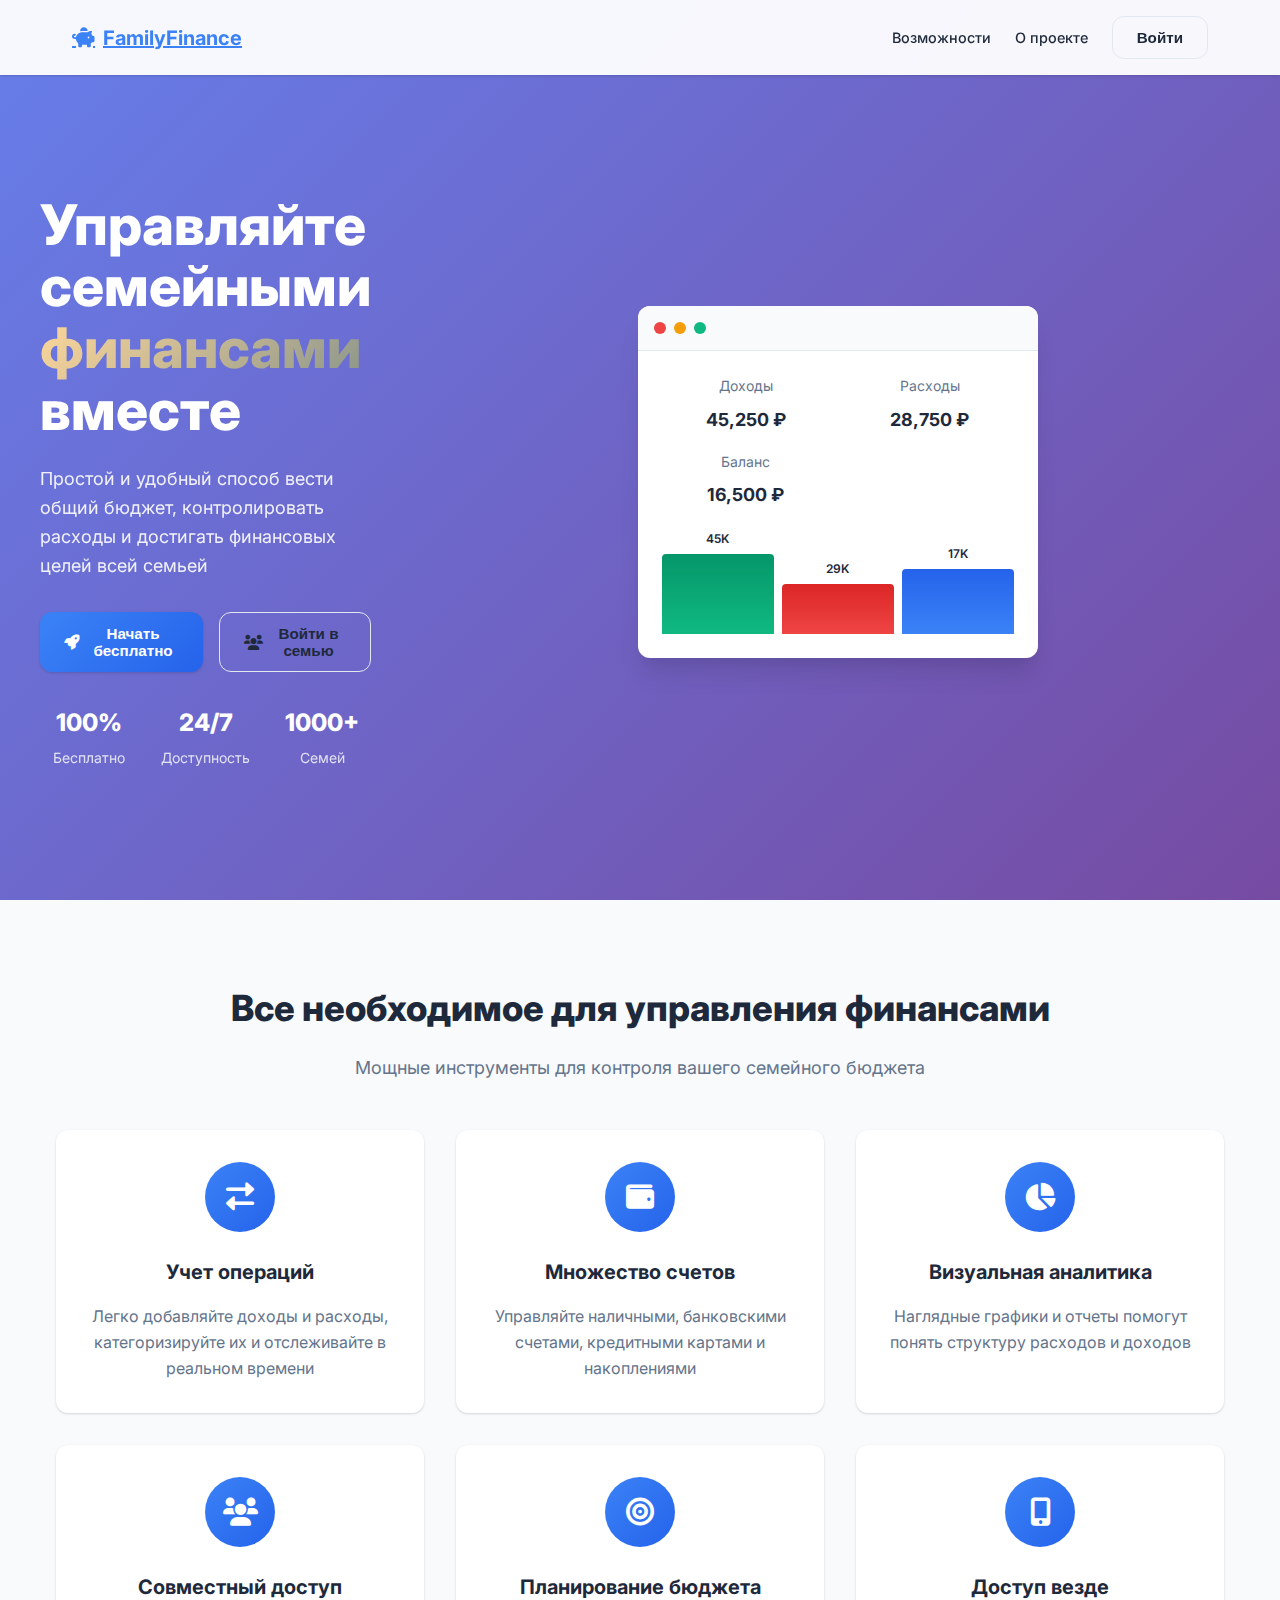
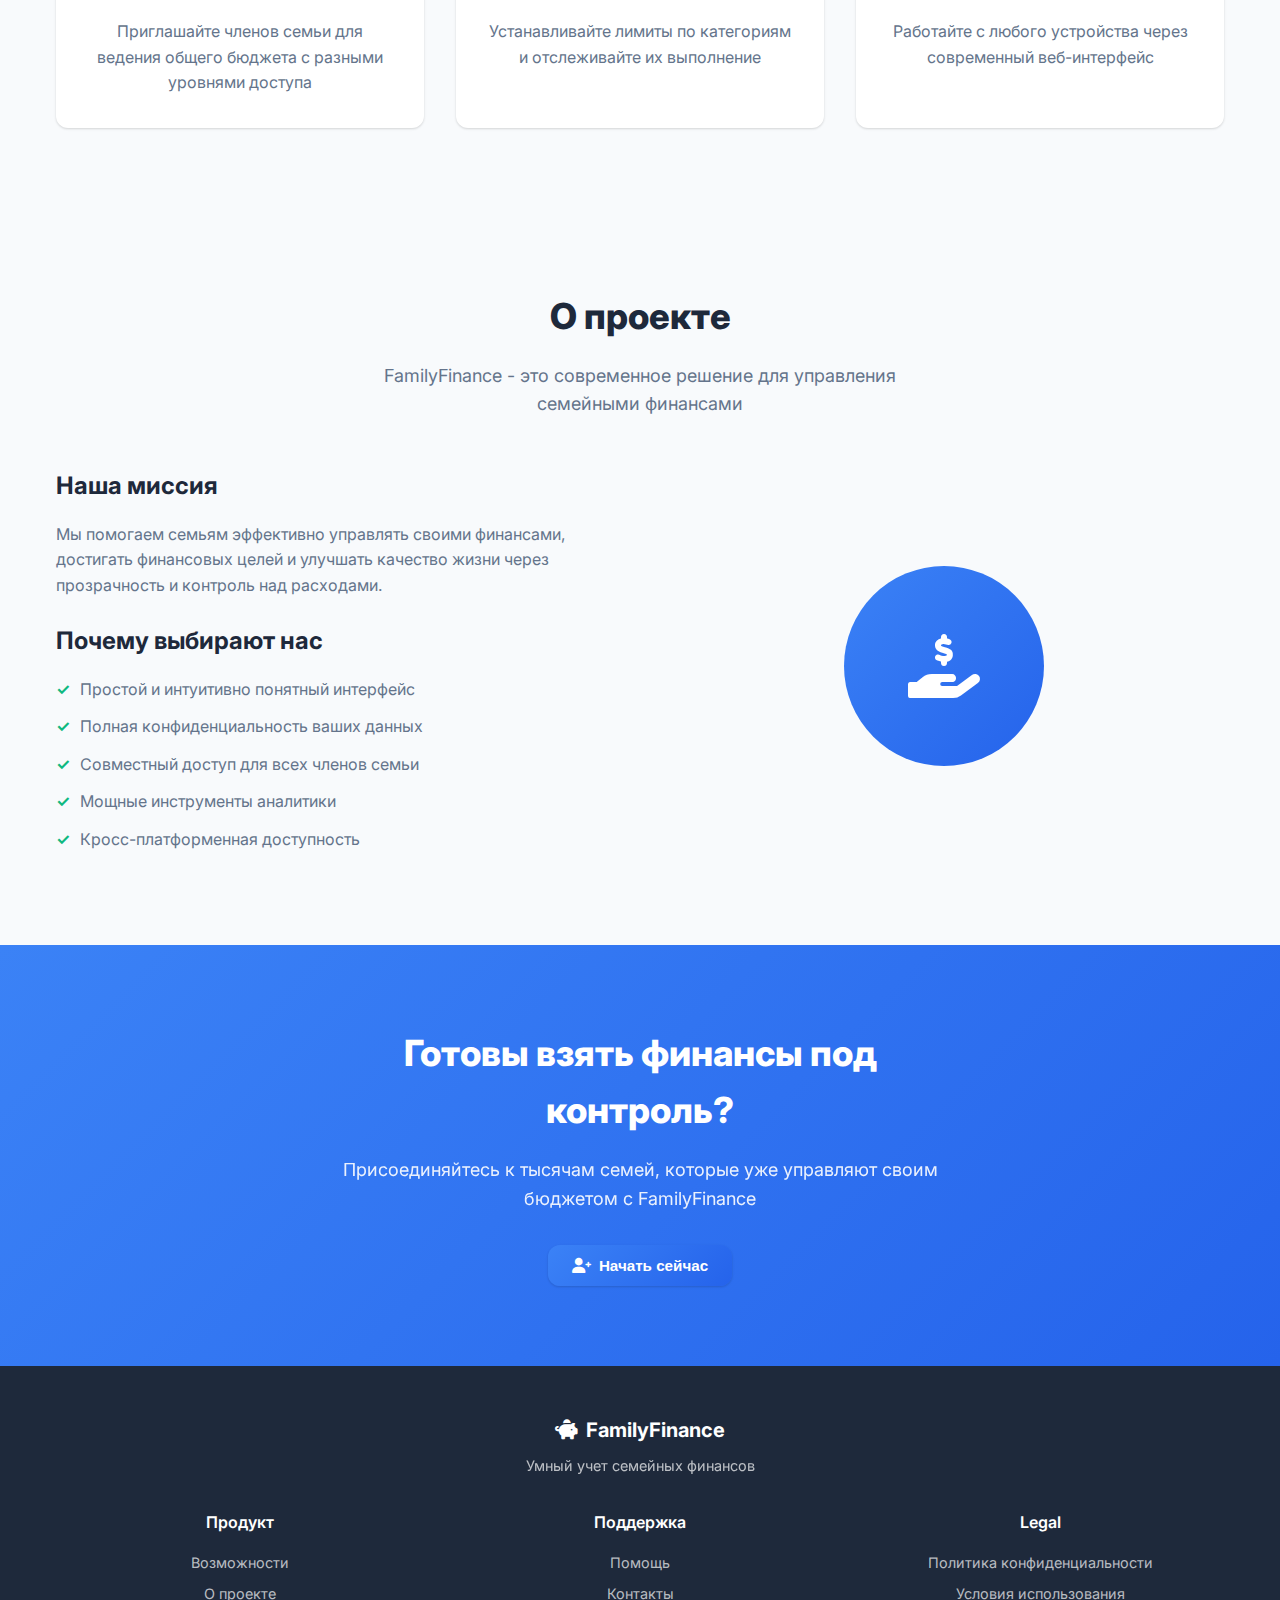
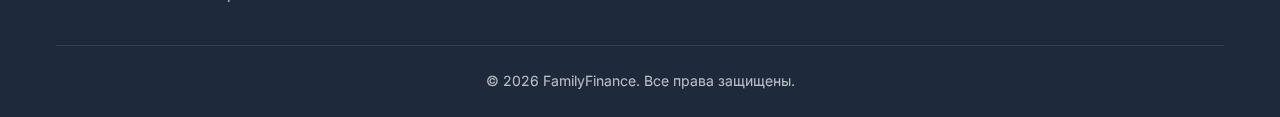
<file: index.html>
<!DOCTYPE html>
<html lang="ru">
<head>
    <meta charset="UTF-8">
    <meta name="viewport" content="width=device-width, initial-scale=1.0">
    <title>FamilyFinance - Умный учет семейных финансов</title>
    <link rel="stylesheet" href="css/style.css">
    <link href="https://cdnjs.cloudflare.com/ajax/libs/font-awesome/6.0.0/css/all.min.css" rel="stylesheet">
    <link href="https://fonts.googleapis.com/css2?family=Inter:wght@300;400;500;600;700&display=swap" rel="stylesheet">
</head>
<body>
    <div id="app">
        <section class="hero">
            <nav class="navbar">
                <div class="nav-container">
                    <a href="#" class="nav-brand" id="scroll-to-top">
                        <i class="fas fa-piggy-bank"></i>
                        <span>FamilyFinance</span>
                    </a>
                    <div class="nav-actions">
                        <button class="nav-toggle" id="nav-toggle">
                            <i class="fas fa-bars"></i>
                        </button>
                        <div class="nav-menu" id="nav-menu">
                            <a href="#features" class="nav-link">Возможности</a>
                            <a href="#about" class="nav-link">О проекте</a>
                            <button class="btn btn-outline nav-btn" id="nav-login-btn">Войти</button>
                        </div>
                    </div>
                </div>
            </nav>

            <div class="hero-content">
                <div class="hero-text">
                    <h1 class="hero-title">
                        Управляйте семейными 
                        <span class="gradient-text">финансами</span> 
                        вместе
                    </h1>
                    <p class="hero-description">
                        Простой и удобный способ вести общий бюджет, контролировать расходы 
                        и достигать финансовых целей всей семьей
                    </p>
                    <div class="hero-actions">
                        <button class="btn btn-primary" id="start-free-btn">
                            <i class="fas fa-rocket"></i>
                            Начать бесплатно
                        </button>
                        <button class="btn btn-outline" id="family-access-btn">
                            <i class="fas fa-users"></i>
                            Войти в семью
                        </button>
                    </div>
                    <div class="hero-stats">
                        <div class="stat">
                            <div class="stat-number">100%</div>
                            <div class="stat-label">Бесплатно</div>
                        </div>
                        <div class="stat">
                            <div class="stat-number">24/7</div>
                            <div class="stat-label">Доступность</div>
                        </div>
                        <div class="stat">
                            <div class="stat-number">1000+</div>
                            <div class="stat-label">Семей</div>
                        </div>
                    </div>
                </div>
                <div class="hero-visual">
                    <div class="dashboard-preview">
                        <div class="preview-header">
                            <div class="preview-dots">
                                <span></span>
                                <span></span>
                                <span></span>
                            </div>
                        </div>
                        <div class="preview-content">
                            <div class="preview-stats">
                                <div class="preview-stat">
                                    <span>Доходы</span>
                                    <strong>45,250 ₽</strong>
                                </div>
                                <div class="preview-stat">
                                    <span>Расходы</span>
                                    <strong>28,750 ₽</strong>
                                </div>
                                <div class="preview-stat">
                                    <span>Баланс</span>
                                    <strong class="balance-positive">16,500 ₽</strong>
                                </div>
                            </div>
                            <div class="preview-chart">
                                <div class="chart-bar income-bar">
                                    <div class="chart-value">45K</div>
                                </div>
                                <div class="chart-bar expense-bar">
                                    <div class="chart-value">29K</div>
                                </div>
                                <div class="chart-bar budget-bar">
                                    <div class="chart-value">17K</div>
                                </div>
                            </div>
                        </div>
                    </div>
                </div>
            </div>
        </section>

        <section id="features" class="features-section">
            <div class="container">
                <div class="section-header">
                    <h2>Все необходимое для управления финансами</h2>
                    <p>Мощные инструменты для контроля вашего семейного бюджета</p>
                </div>
                
                <div class="features-grid">
                    <div class="feature-card">
                        <div class="feature-icon">
                            <i class="fas fa-exchange-alt"></i>
                        </div>
                        <h3>Учет операций</h3>
                        <p>Легко добавляйте доходы и расходы, категоризируйте их и отслеживайте в реальном времени</p>
                    </div>
                    
                    <div class="feature-card">
                        <div class="feature-icon">
                            <i class="fas fa-wallet"></i>
                        </div>
                        <h3>Множество счетов</h3>
                        <p>Управляйте наличными, банковскими счетами, кредитными картами и накоплениями</p>
                    </div>
                    
                    <div class="feature-card">
                        <div class="feature-icon">
                            <i class="fas fa-chart-pie"></i>
                        </div>
                        <h3>Визуальная аналитика</h3>
                        <p>Наглядные графики и отчеты помогут понять структуру расходов и доходов</p>
                    </div>
                    
                    <div class="feature-card">
                        <div class="feature-icon">
                            <i class="fas fa-users"></i>
                        </div>
                        <h3>Совместный доступ</h3>
                        <p>Приглашайте членов семьи для ведения общего бюджета с разными уровнями доступа</p>
                    </div>
                    
                    <div class="feature-card">
                        <div class="feature-icon">
                            <i class="fas fa-bullseye"></i>
                        </div>
                        <h3>Планирование бюджета</h3>
                        <p>Устанавливайте лимиты по категориям и отслеживайте их выполнение</p>
                    </div>
                    
                    <div class="feature-card">
                        <div class="feature-icon">
                            <i class="fas fa-mobile-alt"></i>
                        </div>
                        <h3>Доступ везде</h3>
                        <p>Работайте с любого устройства через современный веб-интерфейс</p>
                    </div>
                </div>
            </div>
        </section>

        <section id="about" class="about-section">
            <div class="container">
                <div class="section-header">
                    <h2>О проекте</h2>
                    <p>FamilyFinance - это современное решение для управления семейными финансами</p>
                </div>
                <div class="about-content">
                    <div class="about-text">
                        <h3>Наша миссия</h3>
                        <p>Мы помогаем семьям эффективно управлять своими финансами, достигать финансовых целей и улучшать качество жизни через прозрачность и контроль над расходами.</p>
                        
                        <h3>Почему выбирают нас</h3>
                        <ul>
                            <li>Простой и интуитивно понятный интерфейс</li>
                            <li>Полная конфиденциальность ваших данных</li>
                            <li>Совместный доступ для всех членов семьи</li>
                            <li>Мощные инструменты аналитики</li>
                            <li>Кросс-платформенная доступность</li>
                        </ul>
                    </div>
                    <div class="about-image">
                        <div class="about-visual">
                            <i class="fas fa-hand-holding-usd"></i>
                        </div>
                    </div>
                </div>
            </div>
        </section>

        <section class="cta-section">
            <div class="container">
                <div class="cta-content">
                    <h2>Готовы взять финансы под контроль?</h2>
                    <p>Присоединяйтесь к тысячам семей, которые уже управляют своим бюджетом с FamilyFinance</p>
                    <button class="btn btn-primary" id="cta-start-btn">
                        <i class="fas fa-user-plus"></i>
                        Начать сейчас
                    </button>
                </div>
            </div>
        </section>

        <footer class="footer">
            <div class="container">
                <div class="footer-content">
                    <div class="footer-brand">
                        <div class="brand">
                            <i class="fas fa-piggy-bank"></i>
                            <span>FamilyFinance</span>
                        </div>
                        <p>Умный учет семейных финансов</p>
                    </div>
                    <div class="footer-links">
                        <div class="link-group">
                            <h4>Продукт</h4>
                            <a href="#features">Возможности</a>
                            <a href="#about">О проекте</a>
                        </div>
                        <div class="link-group">
                            <h4>Поддержка</h4>
                            <a href="#" id="support-link">Помощь</a>
                            <a href="#" id="contacts-link">Контакты</a>
                        </div>
                        <div class="link-group">
                            <h4>Legal</h4>
                            <a href="#" id="privacy-link">Политика конфиденциальности</a>
                            <a href="#" id="terms-link">Условия использования</a>
                        </div>
                    </div>
                </div>
                <div class="footer-bottom">
                    <p>&copy; <span id="current-year">2025</span> FamilyFinance. Все права защищены.</p>
                </div>
            </div>
        </footer>

        <!-- Модальное окно авторизации -->
        <div id="auth-modal" class="modal">
            <div class="modal-content centered-modal">
                <button class="modal-close" id="auth-close-btn">
                    <i class="fas fa-times"></i>
                </button>
                <div class="auth-container">
                    <div class="auth-header">
                        <h2>Добро пожаловать!</h2>
                        <p>Войдите или создайте аккаунт</p>
                    </div>
                    
                    <div class="auth-tabs">
                        <button class="tab-btn active" data-tab="login" id="login-tab-btn">Вход</button>
                        <button class="tab-btn" data-tab="register" id="register-tab-btn">Регистрация</button>
                    </div>

                    <form id="login-form" class="auth-form active">
                        <div class="form-group">
                            <label for="login-email">Email</label>
                            <input type="email" id="login-email" placeholder="your@email.com" required>
                        </div>
                        <div class="form-group">
                            <label for="login-password">Пароль</label>
                            <input type="password" id="login-password" placeholder="Введите пароль" required>
                        </div>
                        <button type="submit" class="btn btn-primary btn-full">
                            <i class="fas fa-sign-in-alt"></i>
                            Войти в аккаунт
                        </button>
                        <div class="auth-divider">
                            <span>или</span>
                        </div>
                        <button type="button" class="btn btn-outline btn-full" id="demo-btn">
                            <i class="fas fa-play"></i>
                            Попробовать демо
                        </button>
                    </form>

                    <form id="register-form" class="auth-form">
                        <div class="form-group">
                            <label for="register-name">Ваше имя</label>
                            <input type="text" id="register-name" placeholder="Иван Иванов" required>
                        </div>
                        <div class="form-group">
                            <label for="register-email">Email</label>
                            <input type="email" id="register-email" placeholder="your@email.com" required>
                        </div>
                        <div class="form-group">
                            <label for="register-password">Пароль</label>
                            <input type="password" id="register-password" placeholder="Не менее 6 символов" required minlength="6">
                        </div>
                        <button type="submit" class="btn btn-primary btn-full">
                            <i class="fas fa-user-plus"></i>
                            Создать аккаунт
                        </button>
                        <div class="auth-divider">
                            <span>или</span>
                        </div>
                        <button type="button" class="btn btn-outline btn-full" id="demo-btn-2">
                            <i class="fas fa-play"></i>
                            Попробовать демо
                        </button>
                    </form>
                </div>
            </div>
        </div>

        <!-- Модальное окно доступа к семье -->
        <div id="family-access-modal" class="modal">
            <div class="modal-content centered-modal">
                <button class="modal-close" id="family-access-close-btn">
                    <i class="fas fa-times"></i>
                </button>
                <div class="auth-container">
                    <div class="auth-header">
                        <h2>Доступ к семье</h2>
                        <p>Создайте новую семью или войдите в существующую</p>
                    </div>
                    
                    <div class="family-options">
                        <div class="family-option-card" id="create-family-option">
                            <div class="family-option-icon">
                                <i class="fas fa-plus"></i>
                            </div>
                            <h3>Создать семью</h3>
                            <p>Создайте новую семью для совместного управления финансами</p>
                        </div>
                        
                        <div class="family-option-card" id="join-family-option">
                            <div class="family-option-icon">
                                <i class="fas fa-users"></i>
                            </div>
                            <h3>Войти в семью</h3>
                            <p>Войдите в существующую семью с помощью названия и пароля</p>
                        </div>
                    </div>
                </div>
            </div>
        </div>

        <!-- Модальное окно создания семьи -->
        <div id="create-family-modal" class="modal">
            <div class="modal-content centered-modal">
                <button class="modal-close" id="create-family-close-btn">
                    <i class="fas fa-times"></i>
                </button>
                <div class="auth-container">
                    <div class="auth-header">
                        <h2>Создать семью</h2>
                        <p>Создайте новую семью для совместного управления финансами</p>
                    </div>
                    
                    <form id="create-family-form" class="auth-form active">
                        <div class="form-group">
                            <label for="create-family-name">Название семьи</label>
                            <input type="text" id="create-family-name" placeholder="Например: Семья Ивановых" required>
                        </div>
                        <div class="form-group">
                            <label for="create-family-password">Пароль семьи</label>
                            <input type="password" id="create-family-password" placeholder="Придумайте пароль для семьи" required minlength="4">
                        </div>
                        <div class="form-group">
                            <label for="confirm-family-password">Подтвердите пароль</label>
                            <input type="password" id="confirm-family-password" placeholder="Повторите пароль" required minlength="4">
                        </div>
                        <button type="submit" class="btn btn-primary btn-full">
                            <i class="fas fa-users"></i>
                            Создать семью
                        </button>
                    </form>
                </div>
            </div>
        </div>

        <!-- Модальное окно входа в семью -->
        <div id="join-family-modal" class="modal">
            <div class="modal-content centered-modal">
                <button class="modal-close" id="join-family-close-btn">
                    <i class="fas fa-times"></i>
                </button>
                <div class="auth-container">
                    <div class="auth-header">
                        <h2>Войти в семью</h2>
                        <p>Войдите в существующую семью</p>
                    </div>
                    
                    <form id="join-family-form" class="auth-form active">
                        <div class="form-group">
                            <label for="join-family-name">Название семьи</label>
                            <input type="text" id="join-family-name" placeholder="Например: Семья Ивановых" required>
                        </div>
                        <div class="form-group">
                            <label for="join-family-password">Пароль семьи</label>
                            <input type="password" id="join-family-password" placeholder="Введите пароль семьи" required>
                        </div>
                        <button type="submit" class="btn btn-primary btn-full">
                            <i class="fas fa-users"></i>
                            Войти в семью
                        </button>
                    </form>
                </div>
            </div>
        </div>

        <!-- Модальное окно поддержки -->
        <div id="support-modal" class="modal">
            <div class="modal-content centered-modal">
                <button class="modal-close" id="support-close-btn">
                    <i class="fas fa-times"></i>
                </button>
                <div class="auth-container">
                    <div class="auth-header">
                        <h2>Поддержка</h2>
                        <p>Свяжитесь с нами</p>
                    </div>
                    <div class="support-info">
                        <div class="support-item">
                            <i class="fas fa-envelope"></i>
                            <div>
                                <h3>Email</h3>
                                <p>famiilyfinance@gmail.com</p>
                            </div>
                        </div>
                        <div class="support-item">
                            <i class="fas fa-phone"></i>
                            <div>
                                <h3>Телефон</h3>
                                <p>+7 (903) 072-49-95</p>
                            </div>
                        </div>
                    </div>
                </div>
            </div>
        </div>

        <!-- Модальное окно правовой информации -->
        <div id="legal-modal" class="modal">
            <div class="modal-content centered-modal">
                <button class="modal-close" id="legal-close-btn">
                    <i class="fas fa-times"></i>
                </button>
                <div class="auth-container">
                    <div class="auth-header">
                        <h2>Правовая информация</h2>
                    </div>
                    <div class="legal-content">
                        <div class="legal-section">
                            <h3>Политика конфиденциальности</h3>
                            <p>Мы серьезно относимся к защите ваших персональных данных. Все финансовые данные хранятся локально в вашем браузере и зашифрованы.</p>
                        </div>
                        <div class="legal-section">
                            <h3>Условия использования</h3>
                            <p>FamilyFinance предоставляется бесплатно для личного использования. Приложение не несет ответственности за финансовые решения пользователей.</p>
                        </div>
                    </div>
                </div>
            </div>
        </div>

        <!-- Оверлей загрузки -->
        <div class="loading-overlay hidden">
            <div class="loading-content">
                <div class="spinner"></div>
                <p class="loading-message">Загрузка...</p>
            </div>
        </div>

        <!-- Уведомления -->
        <div class="alert-message hidden">
            <div class="alert-content">
                <span class="alert-text"></span>
                <button class="alert-close">
                    <i class="fas fa-times"></i>
                </button>
            </div>
        </div>
    </div>

    <script src="js/main.js"></script>
</body>
</html>
</file>
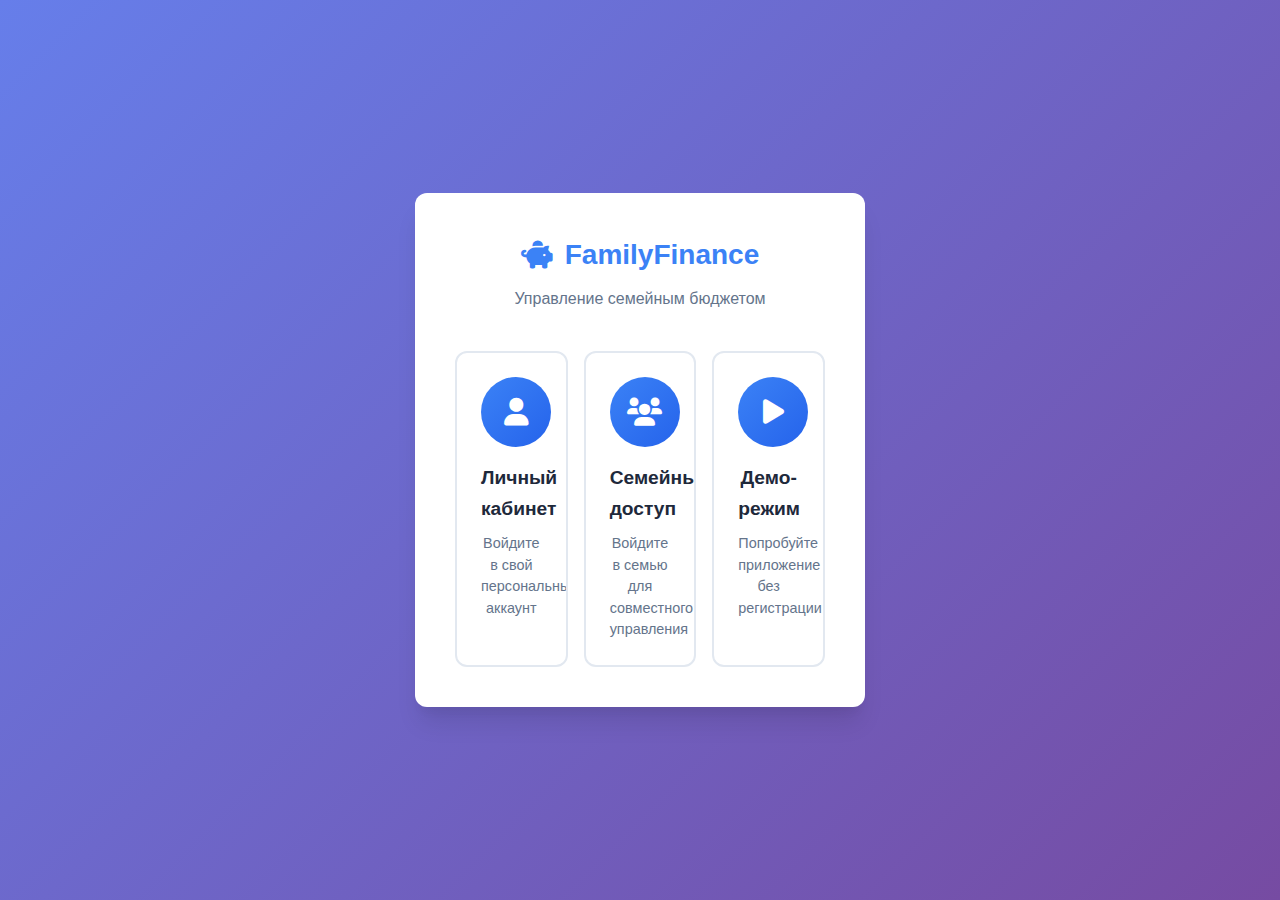
<file: app.html>
<!DOCTYPE html>
<html lang="ru">
<head>
    <meta charset="UTF-8">
    <meta name="viewport" content="width=device-width, initial-scale=1.0">
    <title>FamilyFinance - Учет семейных финансов</title>
    <link rel="stylesheet" href="css/style.css">
    <link href="https://cdnjs.cloudflare.com/ajax/libs/font-awesome/6.0.0/css/all.min.css" rel="stylesheet">
</head>
<body>
    <div id="app">
        <!-- Секция авторизации -->
        <div id="auth-section" class="auth-section">
            <div class="auth-container">
                <div class="auth-card">
                    <h1 class="app-title">
                        <i class="fas fa-piggy-bank"></i>
                        FamilyFinance
                    </h1>
                    <p class="app-subtitle">Управление семейным бюджетом</p>
                    
                    <div class="auth-options">
                        <div class="auth-option-card" id="personal-auth-btn">
                            <div class="auth-option-icon">
                                <i class="fas fa-user"></i>
                            </div>
                            <h3>Личный кабинет</h3>
                            <p>Войдите в свой персональный аккаунт</p>
                        </div>
                        
                        <div class="auth-option-card" id="family-auth-btn">
                            <div class="auth-option-icon">
                                <i class="fas fa-users"></i>
                            </div>
                            <h3>Семейный доступ</h3>
                            <p>Войдите в семью для совместного управления</p>
                        </div>

                        <div class="auth-option-card" id="demo-auth-btn">
                            <div class="auth-option-icon">
                                <i class="fas fa-play"></i>
                            </div>
                            <h3>Демо-режим</h3>
                            <p>Попробуйте приложение без регистрации</p>
                        </div>
                    </div>
                </div>
            </div>
        </div>

        <!-- Основная секция приложения -->
        <div id="app-section" class="app-section hidden">
            <!-- Шапка -->
            <header class="header">
                <div class="header-content">
                    <div class="header-brand">
                        <button class="sidebar-toggle" id="sidebar-toggle">
                            <i class="fas fa-bars"></i>
                        </button>
                        <h1>
                            <i class="fas fa-piggy-bank"></i>
                            FamilyFinance
                        </h1>
                    </div>
                    <div class="header-actions">
                        <div class="family-info hidden" id="family-info">
                            <i class="fas fa-users"></i>
                            <span id="family-name-display"></span>
                        </div>
                        <span id="user-name" class="user-name"></span>
                        <div class="header-buttons">
                            <button id="switch-family-btn" class="btn btn-outline btn-sm">
                                <i class="fas fa-exchange-alt"></i>
                                <span class="btn-text">Сменить семью</span>
                            </button>
                            <button id="logout-btn" class="btn btn-outline">
                                <i class="fas fa-sign-out-alt"></i>
                                <span class="btn-text">Выйти</span>
                            </button>
                            <button id="delete-account-btn" class="btn btn-outline btn-danger">
                                <i class="fas fa-trash"></i>
                                <span class="btn-text">Удалить</span>
                            </button>
                        </div>
                    </div>
                </div>
            </header>

            <!-- Боковая панель навигации -->
            <nav class="sidebar" id="sidebar">
                <div class="nav-items">
                    <button class="nav-item active" data-page="dashboard">
                        <i class="fas fa-chart-pie"></i>
                        <span>Обзор</span>
                    </button>
                    <button class="nav-item" data-page="transactions">
                        <i class="fas fa-exchange-alt"></i>
                        <span>Транзакции</span>
                    </button>
                    <button class="nav-item" data-page="accounts">
                        <i class="fas fa-wallet"></i>
                        <span>Счета</span>
                    </button>
                    <button class="nav-item" data-page="categories">
                        <i class="fas fa-tags"></i>
                        <span>Категории</span>
                    </button>
                    <button class="nav-item" data-page="budgets">
                        <i class="fas fa-chart-line"></i>
                        <span>Бюджеты</span>
                    </button>
                    <button class="nav-item" data-page="goals">
                        <i class="fas fa-bullseye"></i>
                        <span>Цели</span>
                    </button>
                    <button class="nav-item" data-page="family">
                        <i class="fas fa-users"></i>
                        <span>Семья</span>
                    </button>
                </div>
            </nav>

            <!-- Основной контент -->
            <main class="main-content">
                <!-- Страница обзора -->
                <div id="dashboard-page" class="page active">
                    <div class="page-header">
                        <h2>Финансовый обзор</h2>
                        <div class="page-actions">
                            <button class="btn btn-primary" id="add-transaction-btn">
                                <i class="fas fa-plus"></i>
                                <span class="btn-text">Добавить операцию</span>
                            </button>
                        </div>
                    </div>

                    <div class="stats-grid" id="dashboard-stats">
                        <div class="stat-card income">
                            <div class="stat-icon">
                                <i class="fas fa-arrow-down"></i>
                            </div>
                            <div class="stat-info">
                                <h3>Доходы</h3>
                                <span id="total-income" class="stat-amount">0 ₽</span>
                            </div>
                        </div>
                        <div class="stat-card expense">
                            <div class="stat-icon">
                                <i class="fas fa-arrow-up"></i>
                            </div>
                            <div class="stat-info">
                                <h3>Расходы</h3>
                                <span id="total-expense" class="stat-amount">0 ₽</span>
                            </div>
                        </div>
                        <div class="stat-card balance">
                            <div class="stat-icon">
                                <i class="fas fa-balance-scale"></i>
                            </div>
                            <div class="stat-info">
                                <h3>Баланс</h3>
                                <span id="total-balance" class="stat-amount">0 ₽</span>
                            </div>
                        </div>
                    </div>

                    <div class="charts-grid" id="dashboard-charts">
                        <div class="chart-card">
                            <h3>Расходы по категориям</h3>
                            <div id="expenses-chart" class="chart-container">
                                <div class="expense-categories-grid" id="expense-categories-grid">
                                    <!-- Категории будут загружены здесь -->
                                </div>
                            </div>
                        </div>
                        <div class="chart-card">
                            <h3>Последние транзакции</h3>
                            <div id="recent-transactions" class="transactions-list">
                                <!-- Транзакции будут загружены здесь -->
                            </div>
                        </div>
                    </div>
                </div>

                <!-- Страница транзакций -->
                <div id="transactions-page" class="page">
                    <div class="page-header">
                        <h2>Транзакции</h2>
                        <div class="page-actions">
                            <button class="btn btn-primary" id="add-transaction-page-btn">
                                <i class="fas fa-plus"></i>
                                <span class="btn-text">Добавить транзакцию</span>
                            </button>
                        </div>
                    </div>

                    <div class="transactions-content" id="transactions-content">
                        <div class="filters">
                            <select id="type-filter" class="filter-select">
                                <option value="all">Все типы</option>
                                <option value="income">Доходы</option>
                                <option value="expense">Расходы</option>
                            </select>
                            <input type="date" id="start-date" class="filter-date">
                            <input type="date" id="end-date" class="filter-date">
                            <button id="apply-filters" class="btn btn-outline">Применить</button>
                            <button id="clear-filters" class="btn btn-outline">Сбросить</button>
                        </div>

                        <div class="transactions-table-container">
                            <div class="table-responsive">
                                <table class="transactions-table">
                                    <thead>
                                        <tr>
                                            <th>Дата</th>
                                            <th>Тип</th>
                                            <th>Категория</th>
                                            <th>Описание</th>
                                            <th>Счет</th>
                                            <th>Сумма</th>
                                            <th>Действия</th>
                                        </tr>
                                    </thead>
                                    <tbody id="transactions-table-body">
                                        <!-- Транзакции будут загружены здесь -->
                                    </tbody>
                                </table>
                            </div>
                        </div>
                    </div>
                </div>

                <!-- Страница счетов -->
                <div id="accounts-page" class="page">
                    <div class="page-header">
                        <h2>Счета</h2>
                        <div class="page-actions">
                            <button class="btn btn-primary" id="add-account-btn">
                                <i class="fas fa-plus"></i>
                                <span class="btn-text">Добавить счет</span>
                            </button>
                        </div>
                    </div>

                    <div class="accounts-grid" id="accounts-grid">
                        <!-- Счета будут загружены здесь -->
                    </div>
                </div>

                <!-- Страница категорий -->
                <div id="categories-page" class="page">
                    <div class="page-header">
                        <h2>Категории</h2>
                        <div class="page-actions">
                            <button class="btn btn-primary" id="add-category-btn">
                                <i class="fas fa-plus"></i>
                                <span class="btn-text">Добавить категорию</span>
                            </button>
                        </div>
                    </div>

                    <div class="categories-content" id="categories-content">
                        <div class="categories-section">
                            <h3>Доходы</h3>
                            <div class="categories-grid" id="income-categories">
                                <!-- Категории доходов будут загружены здесь -->
                            </div>
                        </div>

                        <div class="categories-section">
                            <h3>Расходы</h3>
                            <div class="categories-grid" id="expense-categories">
                                <!-- Категории расходов будут загружены здесь -->
                            </div>
                        </div>
                    </div>
                </div>

                <!-- Страница бюджетов -->
                <div id="budgets-page" class="page">
                    <div class="page-header">
                        <h2>Бюджеты</h2>
                        <div class="page-actions">
                            <button class="btn btn-primary" id="add-budget-btn">
                                <i class="fas fa-plus"></i>
                                <span class="btn-text">Добавить бюджет</span>
                            </button>
                        </div>
                    </div>

                    <div class="budgets-grid" id="budgets-grid">
                        <!-- Бюджеты будут загружены здесь -->
                    </div>
                </div>

                <!-- Страница целей -->
                <div id="goals-page" class="page">
                    <div class="page-header">
                        <h2>Семейные цели</h2>
                        <div class="page-actions">
                            <button class="btn btn-primary" id="add-goal-btn">
                                <i class="fas fa-plus"></i>
                                <span class="btn-text">Добавить цель</span>
                            </button>
                        </div>
                    </div>

                    <div class="goals-grid" id="goals-grid">
                        <!-- Цели будут загружены здесь -->
                    </div>
                </div>

                <!-- Страница семьи -->
                <div id="family-page" class="page">
                    <div class="page-header">
                        <h2>Управление семьей</h2>
                        <div class="page-actions">
                            <button class="btn btn-primary" id="add-member-btn">
                                <i class="fas fa-user-plus"></i>
                                <span class="btn-text">Добавить участника</span>
                            </button>
                        </div>
                    </div>

                    <div class="family-info-card" id="family-info-card">
                        <div class="family-header">
                            <h3 id="family-name-display-page">Семья</h3>
                            <span class="family-status">Активна</span>
                        </div>
                        <div class="family-stats">
                            <div class="stat">
                                <span>Участников</span>
                                <strong id="family-members-count">1</strong>
                            </div>
                            <div class="stat">
                                <span>Общий бюджет</span>
                                <strong id="family-total-budget">0 ₽</strong>
                            </div>
                            <div class="stat">
                                <span>Активных целей</span>
                                <strong id="family-active-goals">0</strong>
                            </div>
                        </div>
                    </div>

                    <div class="family-content" id="family-content">
                        <h3>Участники семьи</h3>
                        <div class="family-members-grid" id="family-members-grid">
                            <!-- Участники семьи будут загружены здесь -->
                        </div>
                    </div>
                </div>
            </main>
        </div>
    </div>

    <!-- Модальные окна авторизации -->
    <div id="personal-auth-modal" class="modal">
        <div class="modal-content centered-modal">
            <button class="modal-close" id="personal-auth-close-btn">
                <i class="fas fa-times"></i>
            </button>
            <div class="auth-container">
                <div class="auth-header">
                    <h2>Личный кабинет</h2>
                    <p>Войдите или создайте аккаунт</p>
                </div>
                
                <div class="auth-tabs">
                    <button class="tab-btn active" data-tab="login">Вход</button>
                    <button class="tab-btn" data-tab="register">Регистрация</button>
                </div>

                <form id="personal-login-form" class="auth-form active">
                    <div class="form-group">
                        <label for="personal-login-email">Email</label>
                        <input type="email" id="personal-login-email" placeholder="your@email.com" required>
                    </div>
                    <div class="form-group">
                        <label for="personal-login-password">Пароль</label>
                        <input type="password" id="personal-login-password" placeholder="Введите пароль" required>
                    </div>
                    <button type="submit" class="btn btn-primary btn-full">
                        <i class="fas fa-sign-in-alt"></i>
                        Войти в аккаунт
                    </button>
                </form>

                <form id="personal-register-form" class="auth-form">
                    <div class="form-group">
                        <label for="personal-register-name">Ваше имя</label>
                        <input type="text" id="personal-register-name" placeholder="Иван Иванов" required>
                    </div>
                    <div class="form-group">
                        <label for="personal-register-email">Email</label>
                        <input type="email" id="personal-register-email" placeholder="your@email.com" required>
                    </div>
                    <div class="form-group">
                        <label for="personal-register-password">Пароль</label>
                        <input type="password" id="personal-register-password" placeholder="Не менее 6 символов" required minlength="6">
                    </div>
                    <button type="submit" class="btn btn-primary btn-full">
                        <i class="fas fa-user-plus"></i>
                        Создать аккаунт
                    </button>
                </form>
            </div>
        </div>
    </div>

    <div id="family-auth-modal" class="modal">
        <div class="modal-content centered-modal">
            <button class="modal-close" id="family-auth-close-btn">
                <i class="fas fa-times"></i>
            </button>
            <div class="auth-container">
                <div class="auth-header">
                    <h2>Вход в семью</h2>
                    <p>Войдите в существующую семью</p>
                </div>
                
                <form id="family-auth-form" class="auth-form active">
                    <div class="form-group">
                        <label for="family-auth-name">Название семьи</label>
                        <input type="text" id="family-auth-name" placeholder="Например: Семья Ивановых" required>
                    </div>
                    <div class="form-group">
                        <label for="family-auth-password">Пароль семьи</label>
                        <input type="password" id="family-auth-password" placeholder="Введите пароль семьи" required>
                    </div>
                    <button type="submit" class="btn btn-primary btn-full">
                        <i class="fas fa-users"></i>
                        Войти в семью
                    </button>
                    <div class="auth-divider">
                        <span>или</span>
                    </div>
                    <button type="button" class="btn btn-outline btn-full" id="create-family-from-auth-btn">
                        <i class="fas fa-plus"></i>
                        Создать новую семью
                    </button>
                </form>
            </div>
        </div>
    </div>

    <div id="create-family-auth-modal" class="modal">
        <div class="modal-content centered-modal">
            <button class="modal-close" id="create-family-auth-close-btn">
                <i class="fas fa-times"></i>
            </button>
            <div class="auth-container">
                <div class="auth-header">
                    <h2>Создать семью</h2>
                    <p>Создайте новую семью для совместного управления финансами</p>
                </div>
                
                <form id="create-family-auth-form" class="auth-form active">
                    <div class="form-group">
                        <label for="create-family-auth-name">Название семьи</label>
                        <input type="text" id="create-family-auth-name" placeholder="Например: Семья Ивановых" required>
                    </div>
                    <div class="form-group">
                        <label for="create-family-auth-password">Пароль семьи</label>
                        <input type="password" id="create-family-auth-password" placeholder="Придумайте пароль для семьи" required minlength="4">
                    </div>
                    <div class="form-group">
                        <label for="confirm-family-auth-password">Подтвердите пароль</label>
                        <input type="password" id="confirm-family-auth-password" placeholder="Повторите пароль" required minlength="4">
                    </div>
                    <button type="submit" class="btn btn-primary btn-full">
                        <i class="fas fa-users"></i>
                        Создать семью
                    </button>
                </form>
            </div>
        </div>
    </div>

    <!-- Модальные окна данных -->
    <div id="transaction-modal" class="modal">
        <div class="modal-content centered-modal">
            <button class="modal-close" id="transaction-close-btn">
                <i class="fas fa-times"></i>
            </button>
            <div class="auth-container">
                <div class="auth-header">
                    <h2 id="transaction-modal-title">Добавить транзакцию</h2>
                    <p id="transaction-modal-subtitle">Введите данные о финансовой операции</p>
                </div>
                <form id="transaction-form">
                    <input type="hidden" id="transaction-id">
                    <div class="form-row">
                        <div class="form-group">
                            <label>Тип</label>
                            <div class="radio-group">
                                <label class="radio-label">
                                    <input type="radio" name="type" value="income" checked>
                                    <span>Доход</span>
                                </label>
                                <label class="radio-label">
                                    <input type="radio" name="type" value="expense">
                                    <span>Расход</span>
                                </label>
                            </div>
                        </div>
                        <div class="form-group">
                            <label for="amount">Сумма (₽)</label>
                            <input type="number" id="amount" step="0.01" min="0.01" required>
                        </div>
                    </div>
                    <div class="form-group">
                        <label for="category">Категория</label>
                        <select id="category" required>
                            <option value="">Выберите категорию</option>
                        </select>
                    </div>
                    <div class="form-group">
                        <label for="account">Счет</label>
                        <select id="account" required>
                            <option value="">Выберите счет</option>
                        </select>
                    </div>
                    <div class="form-group">
                        <label for="description">Описание</label>
                        <input type="text" id="description" placeholder="Краткое описание операции">
                    </div>
                    <div class="form-group">
                        <label for="date">Дата</label>
                        <input type="date" id="date" required>
                    </div>
                    <div class="form-actions">
                        <button type="button" class="btn btn-outline modal-cancel">Отмена</button>
                        <button type="submit" class="btn btn-primary">Сохранить</button>
                    </div>
                </form>
            </div>
        </div>
    </div>

    <div id="account-modal" class="modal">
        <div class="modal-content centered-modal">
            <button class="modal-close" id="account-close-btn">
                <i class="fas fa-times"></i>
            </button>
            <div class="auth-container">
                <div class="auth-header">
                    <h2 id="account-modal-title">Добавить счет</h2>
                    <p id="account-modal-subtitle">Создайте новый финансовый счет</p>
                </div>
                <form id="account-form">
                    <input type="hidden" id="account-id">
                    <div class="form-group">
                        <label for="account-name">Название счета</label>
                        <input type="text" id="account-name" placeholder="Например: Основной счет" required>
                    </div>
                    <div class="form-group">
                        <label for="account-type">Тип счета</label>
                        <select id="account-type" required>
                            <option value="cash">Наличные</option>
                            <option value="bank">Банковский счет</option>
                            <option value="credit">Кредитная карта</option>
                            <option value="savings">Накопительный</option>
                            <option value="investment">Инвестиционный</option>
                        </select>
                    </div>
                    <div class="form-group">
                        <label for="account-balance">Начальный баланс</label>
                        <input type="number" id="account-balance" step="0.01" value="0" placeholder="0">
                    </div>
                    <div class="form-group">
                        <label for="account-color">Цвет</label>
                        <input type="color" id="account-color" value="#3B82F6">
                    </div>
                    <div class="form-actions">
                        <button type="button" class="btn btn-outline modal-cancel">Отмена</button>
                        <button type="submit" class="btn btn-primary">Создать</button>
                    </div>
                </form>
            </div>
        </div>
    </div>

    <div id="category-modal" class="modal">
        <div class="modal-content centered-modal">
            <button class="modal-close" id="category-close-btn">
                <i class="fas fa-times"></i>
            </button>
            <div class="auth-container">
                <div class="auth-header">
                    <h2 id="category-modal-title">Добавить категорию</h2>
                    <p id="category-modal-subtitle">Создайте новую категорию для классификации транзакций</p>
                </div>
                <form id="category-form">
                    <input type="hidden" id="category-id">
                    <div class="form-group">
                        <label for="category-name">Название категории</label>
                        <input type="text" id="category-name" placeholder="Например: Продукты" required>
                    </div>
                    <div class="form-group">
                        <label for="category-type">Тип</label>
                        <select id="category-type" required>
                            <option value="income">Доход</option>
                            <option value="expense">Расход</option>
                        </select>
                    </div>
                    <div class="form-group">
                        <label for="category-icon">Иконка</label>
                        <select id="category-icon" required>
                            <option value="💰">💰 Зарплата</option>
                            <option value="💼">💼 Бизнес</option>
                            <option value="🏠">🏠 Аренда</option>
                            <option value="🎁">🎁 Подарки</option>
                            <option value="🛒">🛒 Продукты</option>
                            <option value="🍽️">🍽️ Рестораны</option>
                            <option value="🚗">🚗 Транспорт</option>
                            <option value="🏠">🏠 Жилье</option>
                            <option value="⚡">⚡ Коммунальные</option>
                            <option value="👕">👕 Одежда</option>
                            <option value="💊">💊 Здоровье</option>
                            <option value="🎮">🎮 Развлечения</option>
                            <option value="✈️">✈️ Путешествия</option>
                            <option value="🎓">🎓 Образование</option>
                            <option value="💝">💝 Подарки</option>
                        </select>
                    </div>
                    <div class="form-group">
                        <label for="category-color">Цвет</label>
                        <input type="color" id="category-color" value="#6B7280">
                    </div>
                    <div class="form-actions">
                        <button type="button" class="btn btn-outline modal-cancel">Отмена</button>
                        <button type="submit" class="btn btn-primary">Создать</button>
                    </div>
                </form>
            </div>
        </div>
    </div>

    <div id="budget-modal" class="modal">
        <div class="modal-content centered-modal">
            <button class="modal-close" id="budget-close-btn">
                <i class="fas fa-times"></i>
            </button>
            <div class="auth-container">
                <div class="auth-header">
                    <h2 id="budget-modal-title">Добавить бюджет</h2>
                    <p id="budget-modal-subtitle">Установите лимит расходов по категории</p>
                </div>
                <form id="budget-form">
                    <input type="hidden" id="budget-id">
                    <div class="form-group">
                        <label for="budget-category">Категория</label>
                        <select id="budget-category" required>
                            <option value="">Выберите категорию расходов</option>
                        </select>
                    </div>
                    <div class="form-group">
                        <label for="budget-amount">Сумма бюджета (₽)</label>
                        <input type="number" id="budget-amount" step="0.01" min="0.01" required>
                    </div>
                    <div class="form-group">
                        <label for="budget-period">Период</label>
                        <input type="month" id="budget-period" required>
                    </div>
                    <div class="form-actions">
                        <button type="button" class="btn btn-outline modal-cancel">Отмена</button>
                        <button type="submit" class="btn btn-primary">Создать</button>
                    </div>
                </form>
            </div>
        </div>
    </div>

    <div id="goal-modal" class="modal">
        <div class="modal-content centered-modal">
            <button class="modal-close" id="goal-close-btn">
                <i class="fas fa-times"></i>
            </button>
            <div class="auth-container">
                <div class="auth-header">
                    <h2 id="goal-modal-title">Добавить цель</h2>
                    <p id="goal-modal-subtitle">Создайте новую финансовую цель</p>
                </div>
                <form id="goal-form">
                    <input type="hidden" id="goal-id">
                    <div class="form-group">
                        <label for="goal-name">Название цели</label>
                        <input type="text" id="goal-name" placeholder="Например: Новый автомобиль" required>
                    </div>
                    <div class="form-group">
                        <label for="goal-amount">Целевая сумма (₽)</label>
                        <input type="number" id="goal-amount" step="0.01" min="0.01" required>
                    </div>
                    <div class="form-group">
                        <label for="goal-deadline">Срок выполнения</label>
                        <input type="date" id="goal-deadline">
                    </div>
                    <div class="form-group">
                        <label for="goal-description">Описание</label>
                        <textarea id="goal-description" placeholder="Описание цели (необязательно)"></textarea>
                    </div>
                    <div class="form-actions">
                        <button type="button" class="btn btn-outline modal-cancel">Отмена</button>
                        <button type="submit" class="btn btn-primary">Создать</button>
                    </div>
                </form>
            </div>
        </div>
    </div>

    <div id="member-modal" class="modal">
        <div class="modal-content centered-modal">
            <button class="modal-close" id="member-close-btn">
                <i class="fas fa-times"></i>
            </button>
            <div class="auth-container">
                <div class="auth-header">
                    <h2 id="member-modal-title">Добавить участника</h2>
                    <p id="member-modal-subtitle">Пригласите нового участника в семью</p>
                </div>
                <form id="member-form">
                    <input type="hidden" id="member-id">
                    <div class="form-group">
                        <label for="member-name">Имя участника</label>
                        <input type="text" id="member-name" placeholder="Имя и фамилия" required>
                    </div>
                    <div class="form-group">
                        <label for="member-email">Email</label>
                        <input type="email" id="member-email" placeholder="email@example.com" required>
                    </div>
                    <div class="form-group">
                        <label for="member-role">Роль</label>
                        <select id="member-role" required>
                            <option value="member">Участник</option>
                            <option value="admin">Администратор</option>
                        </select>
                    </div>
                    <div class="form-actions">
                        <button type="button" class="btn btn-outline modal-cancel">Отмена</button>
                        <button type="submit" class="btn btn-primary">Добавить</button>
                    </div>
                </form>
            </div>
        </div>
    </div>

    <div id="add-funds-modal" class="modal">
        <div class="modal-content centered-modal">
            <button class="modal-close" id="add-funds-close-btn">
                <i class="fas fa-times"></i>
            </button>
            <div class="auth-container">
                <div class="auth-header">
                    <h2>Пополнить цель</h2>
                    <p>Внесите средства на финансовую цель</p>
                </div>
                <form id="add-funds-form">
                    <div class="form-group">
                        <label for="funds-amount">Сумма пополнения (₽)</label>
                        <input type="number" id="funds-amount" step="0.01" min="0.01" required>
                    </div>
                    <div class="form-group">
                        <label for="funds-account">Счет для списания</label>
                        <select id="funds-account" required>
                            <option value="">Выберите счет</option>
                        </select>
                    </div>
                    <div class="form-group">
                        <label for="funds-description">Описание</label>
                        <input type="text" id="funds-description" placeholder="Например: Вклад на отпуск">
                    </div>
                    <div class="form-actions">
                        <button type="button" class="btn btn-outline modal-cancel">Отмена</button>
                        <button type="submit" class="btn btn-primary">Пополнить</button>
                    </div>
                </form>
            </div>
        </div>
    </div>

    <div id="delete-account-modal" class="modal">
        <div class="modal-content centered-modal">
            <button class="modal-close" id="delete-account-close-btn">
                <i class="fas fa-times"></i>
            </button>
            <div class="auth-container">
                <div class="auth-header">
                    <h2>Удаление аккаунта</h2>
                    <p>Это действие нельзя отменить</p>
                </div>
                <div class="warning-message">
                    <p>Вы уверены, что хотите удалить свой аккаунт? Все ваши данные будут безвозвратно удалены.</p>
                    <div class="form-actions">
                        <button type="button" class="btn btn-outline modal-cancel">Отмена</button>
                        <button type="button" class="btn btn-danger" id="confirm-delete-account">Удалить аккаунт</button>
                    </div>
                </div>
            </div>
        </div>
    </div>

    <div id="delete-confirmation-modal" class="modal">
        <div class="modal-content centered-modal">
            <button class="modal-close" id="delete-confirmation-close-btn">
                <i class="fas fa-times"></i>
            </button>
            <div class="auth-container">
                <div class="auth-header">
                    <h2 id="delete-confirmation-title">Подтверждение удаления</h2>
                    <p id="delete-confirmation-text">Вы уверены, что хотите удалить этот элемент?</p>
                </div>
                <div class="form-actions">
                    <button type="button" class="btn btn-outline modal-cancel">Отмена</button>
                    <button type="button" class="btn btn-danger" id="confirm-delete-btn">Удалить</button>
                </div>
            </div>
        </div>
    </div>

    <div class="loading-overlay hidden">
        <div class="loading-content">
            <div class="spinner"></div>
            <p class="loading-message">Загрузка...</p>
        </div>
    </div>

    <div class="alert-message hidden">
        <div class="alert-content">
            <span class="alert-text"></span>
            <button class="alert-close">
                <i class="fas fa-times"></i>
            </button>
        </div>
    </div>

    <script src="js/app.js"></script>
</body>
</html>
</file>
<file: css/style.css>
* {
    margin: 0;
    padding: 0;
    box-sizing: border-box;
}

:root {
    --primary: #3B82F6;
    --primary-dark: #2563EB;
    --secondary: #64748B;
    --success: #10B981;
    --danger: #EF4444;
    --warning: #F59E0B;
    --background: #F8FAFC;
    --surface: #FFFFFF;
    --text: #1E293B;
    --text-light: #64748B;
    --border: #E2E8F0;
    --shadow: 0 1px 3px 0 rgba(0, 0, 0, 0.1), 0 1px 2px 0 rgba(0, 0, 0, 0.06);
    --shadow-lg: 0 10px 15px -3px rgba(0, 0, 0, 0.1), 0 4px 6px -2px rgba(0, 0, 0, 0.05);
    --shadow-xl: 0 20px 25px -5px rgba(0, 0, 0, 0.1), 0 10px 10px -5px rgba(0, 0, 0, 0.04);
    --radius: 12px;
}

body {
    font-family: 'Inter', 'Segoe UI', Tahoma, Geneva, Verdana, sans-serif;
    background-color: var(--background);
    color: var(--text);
    line-height: 1.6;
    overflow-x: hidden;
}

.hidden {
    display: none !important;
}

/* Контейнеры */
.container {
    max-width: 1200px;
    margin: 0 auto;
    padding: 0 1rem;
}

/* Стили для главной страницы */
.hero {
    min-height: 100vh;
    background: linear-gradient(135deg, #667eea 0%, #764ba2 100%);
    color: white;
    position: relative;
}

.navbar {
    position: fixed;
    top: 0;
    width: 100%;
    background: rgba(255,255,255,0.95);
    padding: 1rem 0;
    z-index: 1000;
    backdrop-filter: blur(10px);
    box-shadow: var(--shadow);
}

.nav-container {
    max-width: 1200px;
    margin: 0 auto;
    padding: 0 1rem;
    display: flex;
    justify-content: space-between;
    align-items: center;
}

.nav-brand {
    display: flex;
    align-items: center;
    gap: 0.5rem;
    font-size: 1.25rem;
    font-weight: 700;
    color: var(--primary);
    transition: transform 0.3s ease;
    cursor: pointer;
}

.nav-brand:hover {
    transform: scale(1.05);
}

.nav-actions {
    display: flex;
    align-items: center;
    gap: 1rem;
}

.nav-toggle {
    display: none;
    background: none;
    border: none;
    font-size: 1.25rem;
    color: var(--text);
    cursor: pointer;
    padding: 0.5rem;
    border-radius: var(--radius);
    transition: all 0.3s ease;
}

.nav-toggle:hover {
    background: var(--background);
    transform: rotate(90deg);
}

.nav-menu {
    display: flex;
    align-items: center;
    gap: 1.5rem;
}

.nav-link {
    color: var(--text);
    text-decoration: none;
    font-weight: 500;
    transition: all 0.3s ease;
    font-size: 0.9rem;
    position: relative;
    padding: 0.5rem 0;
}

.nav-link:hover {
    color: var(--primary);
}

.nav-link::after {
    content: '';
    position: absolute;
    bottom: 0;
    left: 0;
    width: 0;
    height: 2px;
    background: var(--primary);
    transition: width 0.3s ease;
}

.nav-link:hover::after {
    width: 100%;
}

.nav-btn {
    padding: 0.5rem 1rem;
    font-size: 0.9rem;
    transition: all 0.3s ease;
}

.nav-btn:hover {
    transform: translateY(-2px);
    box-shadow: var(--shadow-lg);
}

.hero-content {
    max-width: 1200px;
    margin: 0 auto;
    padding: 6rem 1rem 2rem;
    display: flex;
    flex-direction: column;
    gap: 3rem;
    align-items: center;
    min-height: 100vh;
}

.hero-text {
    text-align: center;
    max-width: 600px;
    animation: fadeInUp 0.8s ease;
}

@keyframes fadeInUp {
    from {
        opacity: 0;
        transform: translateY(30px);
    }
    to {
        opacity: 1;
        transform: translateY(0);
    }
}

.hero-title {
    font-size: 2.5rem;
    font-weight: 800;
    line-height: 1.1;
    margin-bottom: 1.5rem;
    animation-delay: 0.2s;
}

.gradient-text {
    background: linear-gradient(135deg, #ffd89b 0%, #19547b 100%);
    -webkit-background-clip: text;
    -webkit-text-fill-color: transparent;
    background-clip: text;
    animation: gradientShift 3s ease infinite;
    background-size: 200% 200%;
}

@keyframes gradientShift {
    0% { background-position: 0% 50%; }
    50% { background-position: 100% 50%; }
    100% { background-position: 0% 50%; }
}

.hero-description {
    font-size: 1.125rem;
    line-height: 1.6;
    margin-bottom: 2rem;
    opacity: 0.9;
    animation-delay: 0.4s;
}

.hero-actions {
    display: flex;
    flex-direction: column;
    gap: 1rem;
    margin-bottom: 2rem;
    width: 100%;
    max-width: 300px;
    margin-left: auto;
    margin-right: auto;
    animation-delay: 0.6s;
}

.hero-actions .btn {
    width: 100%;
    justify-content: center;
    transition: all 0.3s ease;
}

.hero-actions .btn:hover {
    transform: translateY(-3px) scale(1.05);
    box-shadow: var(--shadow-xl);
}

.hero-stats {
    display: flex;
    justify-content: center;
    gap: 2rem;
    flex-wrap: wrap;
    animation-delay: 0.8s;
}

.stat {
    text-align: center;
    min-width: 80px;
    transition: transform 0.3s ease;
}

.stat:hover {
    transform: translateY(-5px);
}

.stat-number {
    font-size: 1.5rem;
    font-weight: 800;
    margin-bottom: 0.25rem;
}

.stat-label {
    opacity: 0.8;
    font-size: 0.875rem;
}

.hero-visual {
    display: flex;
    justify-content: center;
    align-items: center;
    width: 100%;
    animation: fadeIn 1s ease;
}

@keyframes fadeIn {
    from { opacity: 0; }
    to { opacity: 1; }
}

.dashboard-preview {
    background: white;
    border-radius: var(--radius);
    box-shadow: var(--shadow-xl);
    overflow: hidden;
    width: 100%;
    max-width: 400px;
    transition: all 0.3s ease;
}

.dashboard-preview:hover {
    transform: translateY(-10px) scale(1.02);
    box-shadow: 0 25px 50px -12px rgba(0, 0, 0, 0.25);
}

.preview-header {
    background: #f8fafc;
    padding: 1rem;
    border-bottom: 1px solid #e2e8f0;
}

.preview-dots {
    display: flex;
    gap: 0.5rem;
}

.preview-dots span {
    width: 12px;
    height: 12px;
    border-radius: 50%;
    transition: transform 0.3s ease;
}

.preview-dots span:hover {
    transform: scale(1.2);
}

.preview-dots span:nth-child(1) {
    background: #EF4444;
}

.preview-dots span:nth-child(2) {
    background: #F59E0B;
}

.preview-dots span:nth-child(3) {
    background: #10B981;
}

.preview-content {
    padding: 1.5rem;
}

.preview-stats {
    display: grid;
    grid-template-columns: 1fr 1fr;
    gap: 1rem;
    margin-bottom: 1.5rem;
}

.preview-stat {
    text-align: center;
    transition: transform 0.3s ease;
}

.preview-stat:hover {
    transform: scale(1.05);
}

.preview-stat span {
    display: block;
    font-size: 0.875rem;
    color: #64748b;
    margin-bottom: 0.5rem;
}

.preview-stat strong {
    font-size: 1.125rem;
    color: #1E293B;
    font-weight: 700;
}

.balance-positive {
    color: #10B981;
}

.preview-chart {
    display: flex;
    align-items: end;
    gap: 0.5rem;
    height: 100px;
    position: relative;
}

.chart-bar {
    flex: 1;
    border-radius: 4px 4px 0 0;
    min-height: 20px;
    position: relative;
    display: flex;
    align-items: end;
    justify-content: center;
    transition: height 1s ease;
}

.income-bar {
    background: linear-gradient(to top, #10B981, #059669);
    height: 80px;
    animation: growBar 1s ease;
}

.expense-bar {
    background: linear-gradient(to top, #EF4444, #DC2626);
    height: 50px;
    animation: growBar 1.2s ease;
}

.budget-bar {
    background: linear-gradient(to top, #3B82F6, #2563EB);
    height: 65px;
    animation: growBar 1.4s ease;
}

@keyframes growBar {
    from { height: 0; }
    to { height: var(--target-height); }
}

.chart-value {
    position: absolute;
    top: -25px;
    color: #1E293B;
    font-size: 0.75rem;
    font-weight: 600;
    text-shadow: 0 1px 2px rgba(255,255,255,0.8);
}

/* Секции */
.features-section, .about-section, .cta-section {
    padding: 5rem 0;
}

.section-header {
    text-align: center;
    margin-bottom: 3rem;
}

.section-header h2 {
    font-size: 2.25rem;
    font-weight: 800;
    margin-bottom: 1rem;
    color: var(--text);
}

.section-header p {
    color: var(--text-light);
    font-size: 1.125rem;
    max-width: 600px;
    margin: 0 auto;
}

/* Карточки возможностей */
.features-grid {
    display: grid;
    grid-template-columns: 1fr;
    gap: 2rem;
}

.feature-card {
    background: var(--surface);
    padding: 2rem;
    border-radius: var(--radius);
    box-shadow: var(--shadow);
    transition: all 0.3s ease;
    text-align: center;
}

.feature-card:hover {
    transform: translateY(-10px);
    box-shadow: var(--shadow-xl);
}

.feature-icon {
    width: 70px;
    height: 70px;
    background: linear-gradient(135deg, var(--primary), var(--primary-dark));
    border-radius: 50%;
    display: flex;
    align-items: center;
    justify-content: center;
    margin: 0 auto 1.5rem;
    color: white;
    font-size: 1.75rem;
    transition: transform 0.3s ease;
}

.feature-card:hover .feature-icon {
    transform: rotate(15deg) scale(1.1);
}

.feature-card h3 {
    font-size: 1.25rem;
    font-weight: 700;
    margin-bottom: 1rem;
    color: var(--text);
}

.feature-card p {
    color: var(--text-light);
    line-height: 1.6;
}

/* О проекте */
.about-content {
    display: grid;
    grid-template-columns: 1fr;
    gap: 3rem;
    align-items: center;
}

.about-text h3 {
    font-size: 1.5rem;
    font-weight: 700;
    margin-bottom: 1rem;
    color: var(--text);
}

.about-text p {
    color: var(--text-light);
    margin-bottom: 1.5rem;
    line-height: 1.6;
}

.about-text ul {
    list-style: none;
    padding-left: 0;
}

.about-text li {
    color: var(--text-light);
    margin-bottom: 0.75rem;
    padding-left: 1.5rem;
    position: relative;
}

.about-text li::before {
    content: '✓';
    position: absolute;
    left: 0;
    color: var(--success);
    font-weight: bold;
}

.about-visual {
    width: 200px;
    height: 200px;
    background: linear-gradient(135deg, var(--primary), var(--primary-dark));
    border-radius: 50%;
    display: flex;
    align-items: center;
    justify-content: center;
    margin: 0 auto;
    color: white;
    font-size: 4rem;
    animation: pulse 2s ease-in-out infinite;
}

@keyframes pulse {
    0%, 100% { transform: scale(1); }
    50% { transform: scale(1.05); }
}

/* CTA секция */
.cta-section {
    background: linear-gradient(135deg, var(--primary), var(--primary-dark));
    color: white;
}

.cta-content {
    text-align: center;
    max-width: 600px;
    margin: 0 auto;
}

.cta-content h2 {
    font-size: 2.25rem;
    font-weight: 800;
    margin-bottom: 1rem;
}

.cta-content p {
    opacity: 0.9;
    margin-bottom: 2rem;
    font-size: 1.125rem;
}

/* Футер */
.footer {
    background: var(--text);
    color: white;
    padding: 3rem 0 1.5rem;
}

.footer-content {
    display: grid;
    grid-template-columns: 1fr;
    gap: 2rem;
    margin-bottom: 2rem;
}

.footer-brand {
    text-align: center;
}

.brand {
    display: flex;
    align-items: center;
    justify-content: center;
    gap: 0.5rem;
    font-size: 1.25rem;
    font-weight: 700;
    margin-bottom: 0.5rem;
    color: white;
}

.footer-brand p {
    opacity: 0.7;
    font-size: 0.9rem;
}

.footer-links {
    display: grid;
    grid-template-columns: repeat(auto-fit, minmax(150px, 1fr));
    gap: 2rem;
    text-align: center;
}

.link-group h4 {
    font-size: 1rem;
    font-weight: 600;
    margin-bottom: 1rem;
    color: white;
}

.link-group a {
    display: block;
    color: rgba(255,255,255,0.7);
    text-decoration: none;
    margin-bottom: 0.5rem;
    font-size: 0.9rem;
    transition: all 0.3s ease;
}

.link-group a:hover {
    color: white;
    transform: translateX(5px);
}

.footer-bottom {
    text-align: center;
    padding-top: 1.5rem;
    border-top: 1px solid rgba(255,255,255,0.1);
}

.footer-bottom p {
    opacity: 0.7;
    font-size: 0.875rem;
}

/* Стили для центрированных модальных окон */
.centered-modal {
    max-width: 500px;
    width: 90%;
    margin: auto;
    position: relative;
    background: var(--surface);
    border-radius: var(--radius);
    box-shadow: var(--shadow-xl);
    animation: modalSlideIn 0.3s ease-out;
}

@keyframes modalSlideIn {
    from {
        opacity: 0;
        transform: translateY(-50px) scale(0.9);
    }
    to {
        opacity: 1;
        transform: translateY(0) scale(1);
    }
}

.modal {
    display: none;
    position: fixed;
    top: 0;
    left: 0;
    width: 100%;
    height: 100%;
    background: rgba(0, 0, 0, 0.5);
    z-index: 2000;
    align-items: center;
    justify-content: center;
    padding: 1rem;
    backdrop-filter: blur(5px);
}

.modal.active {
    display: flex;
}

.modal-close {
    position: absolute;
    top: 1rem;
    right: 1rem;
    background: none;
    border: none;
    font-size: 1.25rem;
    cursor: pointer;
    color: var(--text-light);
    padding: 0.5rem;
    border-radius: 50%;
    transition: all 0.3s ease;
    width: 36px;
    height: 36px;
    display: flex;
    align-items: center;
    justify-content: center;
    z-index: 10;
}

.modal-close:hover {
    background: var(--background);
    color: var(--text);
    transform: rotate(90deg);
}

.auth-container {
    padding: 2rem;
}

.auth-header {
    text-align: center;
    margin-bottom: 2rem;
}

.auth-header h2 {
    font-size: 1.75rem;
    font-weight: 800;
    color: var(--text);
    margin-bottom: 0.5rem;
}

.auth-header p {
    color: var(--text-light);
    font-size: 0.95rem;
}

/* Стили для информации о поддержке */
.support-info {
    display: flex;
    flex-direction: column;
    gap: 1.5rem;
}

.support-item {
    display: flex;
    align-items: center;
    gap: 1rem;
    padding: 1rem;
    background: var(--background);
    border-radius: var(--radius);
    transition: all 0.3s ease;
}

.support-item:hover {
    transform: translateY(-2px);
    box-shadow: var(--shadow);
}

.support-item i {
    font-size: 1.5rem;
    color: var(--primary);
    width: 40px;
    height: 40px;
    display: flex;
    align-items: center;
    justify-content: center;
    background: rgba(59, 130, 246, 0.1);
    border-radius: 50%;
    transition: transform 0.3s ease;
}

.support-item:hover i {
    transform: scale(1.1);
}

.support-item h3 {
    font-size: 1rem;
    color: var(--text);
    margin-bottom: 0.25rem;
}

.support-item p {
    font-size: 0.9rem;
    color: var(--text-light);
}

/* Стили для правовой информации */
.legal-content {
    max-height: 400px;
    overflow-y: auto;
    padding-right: 0.5rem;
}

.legal-section {
    margin-bottom: 1.5rem;
}

.legal-section h3 {
    font-size: 1.1rem;
    color: var(--text);
    margin-bottom: 0.75rem;
    padding-bottom: 0.5rem;
    border-bottom: 2px solid var(--border);
}

.legal-section p {
    color: var(--text-light);
    font-size: 0.9rem;
    line-height: 1.6;
}

/* Стили для вкладок авторизации */
.auth-tabs {
    display: flex;
    border-bottom: 1px solid var(--border);
    margin-bottom: 1.5rem;
}

.tab-btn {
    flex: 1;
    padding: 1rem;
    background: none;
    border: none;
    cursor: pointer;
    color: var(--text-light);
    border-bottom: 2px solid transparent;
    font-weight: 500;
    transition: all 0.3s ease;
    font-size: 0.95rem;
}

.tab-btn.active {
    color: var(--primary);
    border-bottom-color: var(--primary);
}

.tab-btn:hover:not(.active) {
    color: var(--text);
    transform: translateY(-2px);
}

/* Стили для форм */
.auth-form {
    display: none;
}

.auth-form.active {
    display: block;
    animation: fadeIn 0.3s ease;
}

.form-group {
    margin-bottom: 1.25rem;
}

.form-group label {
    display: block;
    margin-bottom: 0.5rem;
    font-weight: 500;
    color: var(--text);
    font-size: 0.9rem;
}

.form-group input,
.form-group select,
.form-group textarea {
    width: 100%;
    padding: 0.75rem;
    border: 1px solid var(--border);
    border-radius: var(--radius);
    font-size: 0.95rem;
    font-family: inherit;
    transition: all 0.3s ease;
    background: var(--surface);
}

.form-group input:focus,
.form-group select:focus,
.form-group textarea:focus {
    outline: none;
    border-color: var(--primary);
    box-shadow: 0 0 0 3px rgba(59, 130, 246, 0.1);
    transform: translateY(-1px);
}

.form-row {
    display: grid;
    grid-template-columns: 1fr 1fr;
    gap: 1rem;
}

.radio-group {
    display: flex;
    gap: 0.75rem;
}

.radio-label {
    display: flex;
    align-items: center;
    gap: 0.5rem;
    cursor: pointer;
    padding: 0.75rem;
    border-radius: var(--radius);
    transition: all 0.3s ease;
    flex: 1;
    border: 1px solid var(--border);
    font-size: 0.9rem;
}

.radio-label:hover {
    background: var(--background);
    transform: translateY(-2px);
}

.radio-label input[type="radio"] {
    width: auto;
    margin: 0;
}

.form-actions {
    display: flex;
    gap: 0.75rem;
    justify-content: flex-end;
    padding-top: 1.5rem;
    border-top: 1px solid var(--border);
    margin-top: 1.5rem;
}

/* Разделитель */
.auth-divider {
    text-align: center;
    margin: 1rem 0;
    position: relative;
}

.auth-divider::before {
    content: '';
    position: absolute;
    top: 50%;
    left: 0;
    right: 0;
    height: 1px;
    background: var(--border);
}

.auth-divider span {
    background: var(--surface);
    padding: 0 1rem;
    color: var(--text-light);
    font-size: 0.85rem;
}

/* Стили для предупреждений */
.warning-message {
    background: rgba(239, 68, 68, 0.1);
    border-left: 4px solid var(--danger);
    padding: 1rem;
    border-radius: var(--radius);
    margin: 1.5rem 0;
    animation: shake 0.5s ease;
}

@keyframes shake {
    0%, 100% { transform: translateX(0); }
    10%, 30%, 50%, 70%, 90% { transform: translateX(-5px); }
    20%, 40%, 60%, 80% { transform: translateX(5px); }
}

.warning-message p {
    color: var(--danger);
    font-size: 0.9rem;
    margin-bottom: 1rem;
}

/* Стили для кнопок */
.btn {
    padding: 0.75rem 1.5rem;
    border: none;
    border-radius: var(--radius);
    cursor: pointer;
    font-size: 0.95rem;
    font-weight: 600;
    transition: all 0.3s ease;
    display: inline-flex;
    align-items: center;
    gap: 0.5rem;
    text-decoration: none;
    justify-content: center;
    position: relative;
    overflow: hidden;
}

.btn::after {
    content: '';
    position: absolute;
    top: 50%;
    left: 50%;
    width: 5px;
    height: 5px;
    background: rgba(255, 255, 255, 0.5);
    opacity: 0;
    border-radius: 100%;
    transform: scale(1, 1) translate(-50%);
    transform-origin: 50% 50%;
}

.btn:focus:not(:active)::after {
    animation: ripple 1s ease-out;
}

@keyframes ripple {
    0% {
        transform: scale(0, 0);
        opacity: 0.5;
    }
    100% {
        transform: scale(40, 40);
        opacity: 0;
    }
}

.btn-primary {
    background: linear-gradient(135deg, var(--primary), var(--primary-dark));
    color: white;
    box-shadow: var(--shadow);
}

.btn-primary:hover {
    background: linear-gradient(135deg, var(--primary-dark), #1D4ED8);
    transform: translateY(-2px) scale(1.05);
    box-shadow: var(--shadow-lg);
}

.btn-outline {
    background: transparent;
    border: 1px solid var(--border);
    color: var(--text);
}

.btn-outline:hover {
    background: var(--background);
    transform: translateY(-2px) scale(1.05);
    box-shadow: var(--shadow);
    border-color: var(--primary);
    color: var(--primary);
}

.btn-danger {
    background: linear-gradient(135deg, var(--danger), #DC2626);
    color: white;
    box-shadow: var(--shadow);
}

.btn-danger:hover {
    background: linear-gradient(135deg, #DC2626, #B91C1C);
    transform: translateY(-2px) scale(1.05);
    box-shadow: var(--shadow-lg);
}

.btn-sm {
    padding: 0.5rem 1rem;
    font-size: 0.85rem;
}

.btn-full {
    width: 100%;
    justify-content: center;
}

/* Стили для элементов авторизации */
.auth-section {
    min-height: 100vh;
    display: flex;
    align-items: center;
    justify-content: center;
    background: linear-gradient(135deg, #667eea 0%, #764ba2 100%);
    padding: 1rem;
}

.auth-card {
    background: var(--surface);
    padding: 2.5rem;
    border-radius: var(--radius);
    box-shadow: var(--shadow-xl);
    width: 100%;
    max-width: 450px;
    animation: slideIn 0.5s ease;
}

@keyframes slideIn {
    from {
        opacity: 0;
        transform: translateY(50px);
    }
    to {
        opacity: 1;
        transform: translateY(0);
    }
}

.app-title {
    text-align: center;
    color: var(--primary);
    margin-bottom: 0.5rem;
    font-size: 1.75rem;
    display: flex;
    align-items: center;
    justify-content: center;
    gap: 0.75rem;
    font-weight: 800;
}

.app-subtitle {
    text-align: center;
    color: var(--text-light);
    margin-bottom: 2.5rem;
    font-size: 1rem;
}

.auth-options {
    display: grid;
    grid-template-columns: 1fr;
    gap: 1rem;
}

.auth-option-card,
.family-option-card {
    background: var(--surface);
    padding: 1.5rem;
    border-radius: var(--radius);
    border: 2px solid var(--border);
    text-align: center;
    cursor: pointer;
    transition: all 0.3s ease;
    position: relative;
    overflow: hidden;
}

.auth-option-card::before,
.family-option-card::before {
    content: '';
    position: absolute;
    top: 0;
    left: -100%;
    width: 100%;
    height: 100%;
    background: linear-gradient(90deg, transparent, rgba(59, 130, 246, 0.1), transparent);
    transition: left 0.5s ease;
}

.auth-option-card:hover::before,
.family-option-card:hover::before {
    left: 100%;
}

.auth-option-card:hover,
.family-option-card:hover {
    border-color: var(--primary);
    transform: translateY(-4px) scale(1.02);
    box-shadow: var(--shadow-xl);
    background: linear-gradient(135deg, rgba(59, 130, 246, 0.05), rgba(37, 99, 235, 0.05));
}

.auth-option-icon,
.family-option-icon {
    width: 70px;
    height: 70px;
    background: linear-gradient(135deg, var(--primary), var(--primary-dark));
    border-radius: 50%;
    display: flex;
    align-items: center;
    justify-content: center;
    margin: 0 auto 1rem;
    color: white;
    font-size: 1.75rem;
    transition: transform 0.3s ease;
}

.auth-option-card:hover .auth-option-icon,
.family-option-card:hover .family-option-icon {
    transform: rotate(15deg) scale(1.1);
}

.auth-option-card h3,
.family-option-card h3 {
    margin-bottom: 0.5rem;
    color: var(--text);
    font-size: 1.2rem;
    font-weight: 700;
}

.auth-option-card p,
.family-option-card p {
    color: var(--text-light);
    font-size: 0.9rem;
    line-height: 1.5;
}

/* Стили для приложения */
.app-section {
    min-height: 100vh;
    display: grid;
    grid-template-areas: 
        "header"
        "main";
    grid-template-rows: 60px 1fr;
    grid-template-columns: 1fr;
}

.header {
    grid-area: header;
    background: var(--surface);
    border-bottom: 1px solid var(--border);
    box-shadow: var(--shadow);
    position: sticky;
    top: 0;
    z-index: 100;
}

.header-content {
    display: flex;
    align-items: center;
    justify-content: space-between;
    padding: 0 1rem;
    height: 100%;
}

.header-brand {
    display: flex;
    align-items: center;
    gap: 1rem;
}

.sidebar-toggle {
    display: flex;
    background: none;
    border: none;
    font-size: 1.25rem;
    color: var(--text);
    cursor: pointer;
    padding: 0.5rem;
    border-radius: var(--radius);
    transition: all 0.3s ease;
}

.sidebar-toggle:hover {
    background: var(--background);
    transform: rotate(90deg);
}

.header-brand h1 {
    color: var(--primary);
    font-size: 1.1rem;
    display: flex;
    align-items: center;
    gap: 0.5rem;
    font-weight: 700;
}

.header-actions {
    display: flex;
    align-items: center;
    gap: 0.75rem;
}

.user-name {
    font-weight: 600;
    font-size: 0.9rem;
    display: none;
}

.family-info {
    display: none;
    align-items: center;
    gap: 0.5rem;
    background: linear-gradient(135deg, rgba(59, 130, 246, 0.1), rgba(37, 99, 235, 0.1));
    padding: 0.5rem 0.75rem;
    border-radius: 20px;
    color: var(--primary);
    font-weight: 600;
    font-size: 0.85rem;
    border: 1px solid rgba(59, 130, 246, 0.2);
    transition: all 0.3s ease;
}

.family-info:hover {
    transform: scale(1.05);
    box-shadow: var(--shadow);
}

.header-buttons {
    display: flex;
    gap: 0.5rem;
}

.btn-text {
    display: none;
}

/* Боковая панель */
.sidebar {
    grid-area: sidebar;
    background: var(--surface);
    border-right: 1px solid var(--border);
    padding: 1rem 0;
    position: fixed;
    top: 60px;
    left: -100%;
    width: 250px;
    height: calc(100vh - 60px);
    transition: left 0.3s ease;
    z-index: 99;
    overflow-y: auto;
    box-shadow: var(--shadow-lg);
}

.sidebar.active {
    left: 0;
}

.nav-items {
    display: flex;
    flex-direction: column;
    gap: 0.25rem;
    padding: 0.5rem;
}

.nav-item {
    padding: 0.75rem 1rem;
    background: none;
    border: none;
    text-align: left;
    cursor: pointer;
    color: var(--text-light);
    display: flex;
    align-items: center;
    gap: 0.75rem;
    transition: all 0.3s ease;
    border-radius: var(--radius);
    width: 100%;
    font-size: 0.9rem;
    position: relative;
    overflow: hidden;
}

.nav-item::before {
    content: '';
    position: absolute;
    top: 0;
    left: -100%;
    width: 100%;
    height: 100%;
    background: linear-gradient(90deg, transparent, rgba(59, 130, 246, 0.1), transparent);
    transition: left 0.5s ease;
}

.nav-item:hover::before {
    left: 100%;
}

.nav-item:hover {
    background: var(--background);
    color: var(--text);
    transform: translateX(5px);
    box-shadow: var(--shadow);
}

.nav-item.active {
    background: linear-gradient(135deg, var(--primary), var(--primary-dark));
    color: white;
    box-shadow: var(--shadow);
}

.nav-item.active:hover {
    transform: translateX(5px) scale(1.02);
}

/* Основной контент */
.main-content {
    grid-area: main;
    padding: 1.5rem;
    background: var(--background);
    overflow-y: auto;
}

.page {
    display: none;
    animation: fadeIn 0.3s ease;
}

.page.active {
    display: block;
}

.page-header {
    display: flex;
    flex-direction: column;
    gap: 1rem;
    margin-bottom: 2rem;
    animation: slideIn 0.5s ease;
}

.page-header h2 {
    font-size: 1.75rem;
    font-weight: 800;
    color: var(--text);
}

.page-actions {
    display: flex;
    justify-content: flex-start;
}

/* Статистика */
.stats-grid {
    display: grid;
    grid-template-columns: 1fr;
    gap: 1rem;
    margin-bottom: 2rem;
}

.stat-card {
    background: var(--surface);
    padding: 1.5rem;
    border-radius: var(--radius);
    box-shadow: var(--shadow);
    display: flex;
    align-items: center;
    gap: 1rem;
    transition: all 0.3s ease;
    border-left: 4px solid transparent;
    animation: fadeInUp 0.5s ease;
    animation-fill-mode: both;
}

.stat-card:nth-child(1) { animation-delay: 0.1s; }
.stat-card:nth-child(2) { animation-delay: 0.2s; }
.stat-card:nth-child(3) { animation-delay: 0.3s; }

.stat-card:hover {
    transform: translateY(-4px) scale(1.02);
    box-shadow: var(--shadow-lg);
}

.stat-card.income {
    border-left-color: var(--success);
    background: linear-gradient(135deg, rgba(16, 185, 129, 0.05), rgba(5, 150, 105, 0.05));
}

.stat-card.expense {
    border-left-color: var(--danger);
    background: linear-gradient(135deg, rgba(239, 68, 68, 0.05), rgba(220, 38, 38, 0.05));
}

.stat-card.balance {
    border-left-color: var(--primary);
    background: linear-gradient(135deg, rgba(59, 130, 246, 0.05), rgba(37, 99, 235, 0.05));
}

.stat-icon {
    width: 50px;
    height: 50px;
    border-radius: var(--radius);
    display: flex;
    align-items: center;
    justify-content: center;
    font-size: 1.25rem;
    transition: transform 0.3s ease;
}

.stat-card:hover .stat-icon {
    transform: rotate(15deg) scale(1.1);
}

.stat-card.income .stat-icon {
    background: rgba(16, 185, 129, 0.1);
    color: var(--success);
}

.stat-card.expense .stat-icon {
    background: rgba(239, 68, 68, 0.1);
    color: var(--danger);
}

.stat-card.balance .stat-icon {
    background: rgba(59, 130, 246, 0.1);
    color: var(--primary);
}

.stat-info h3 {
    font-size: 0.9rem;
    color: var(--text-light);
    margin-bottom: 0.25rem;
}

.stat-amount {
    font-size: 1.5rem;
    font-weight: 800;
}

/* Сетки */
.charts-grid {
    display: grid;
    grid-template-columns: 1fr;
    gap: 1.5rem;
}

.chart-card {
    background: var(--surface);
    padding: 1.5rem;
    border-radius: var(--radius);
    box-shadow: var(--shadow);
    transition: all 0.3s ease;
}

.chart-card:hover {
    transform: translateY(-4px);
    box-shadow: var(--shadow-lg);
}

.chart-card h3 {
    margin-bottom: 1.5rem;
    font-size: 1.1rem;
    color: var(--text);
    font-weight: 700;
}

.expense-categories-grid {
    display: grid;
    grid-template-columns: repeat(auto-fit, minmax(150px, 1fr));
    gap: 1rem;
}

.expense-category-card {
    background: var(--surface);
    padding: 1rem;
    border-radius: var(--radius);
    border: 1px solid var(--border);
    display: flex;
    align-items: center;
    gap: 0.75rem;
    transition: all 0.3s ease;
}

.expense-category-card:hover {
    transform: translateY(-4px) scale(1.05);
    box-shadow: var(--shadow-lg);
    border-color: var(--primary);
}

.expense-category-card .category-icon {
    font-size: 1.5rem;
    transition: transform 0.3s ease;
}

.expense-category-card:hover .category-icon {
    transform: rotate(15deg) scale(1.2);
}

.expense-category-card .category-info {
    flex: 1;
}

.expense-category-card .category-name {
    font-size: 0.9rem;
    color: var(--text-light);
    margin-bottom: 0.25rem;
}

.expense-category-card .category-amount {
    font-size: 1rem;
    font-weight: 700;
    color: var(--text);
}

/* Недавние транзакции */
.transactions-list {
    display: flex;
    flex-direction: column;
    gap: 0.75rem;
}

.recent-transaction {
    display: flex;
    align-items: center;
    gap: 0.75rem;
    padding: 1rem;
    background: var(--surface);
    border-radius: var(--radius);
    border: 1px solid var(--border);
    transition: all 0.3s ease;
}

.recent-transaction:hover {
    transform: translateX(5px) scale(1.02);
    box-shadow: var(--shadow);
}

.transaction-icon {
    width: 40px;
    height: 40px;
    border-radius: var(--radius);
    display: flex;
    align-items: center;
    justify-content: center;
    font-size: 1.1rem;
    transition: transform 0.3s ease;
}

.recent-transaction:hover .transaction-icon {
    transform: rotate(15deg) scale(1.1);
}

.transaction-icon.income {
    background: rgba(16, 185, 129, 0.1);
    color: var(--success);
}

.transaction-icon.expense {
    background: rgba(239, 68, 68, 0.1);
    color: var(--danger);
}

.transaction-info {
    flex: 1;
}

.transaction-category {
    font-weight: 700;
    margin-bottom: 0.25rem;
    font-size: 0.95rem;
}

.transaction-description {
    font-size: 0.85rem;
    color: var(--text-light);
}

.transaction-amount {
    font-weight: 700;
    font-size: 1rem;
    transition: transform 0.3s ease;
}

.recent-transaction:hover .transaction-amount {
    transform: scale(1.1);
}

.transaction-amount.income {
    color: var(--success);
}

.transaction-amount.expense {
    color: var(--danger);
}

/* Фильтры */
.filters {
    display: flex;
    flex-direction: column;
    gap: 0.75rem;
    margin-bottom: 1.5rem;
    padding: 1.5rem;
    background: var(--surface);
    border-radius: var(--radius);
    box-shadow: var(--shadow);
}

.filter-select,
.filter-date {
    padding: 0.75rem;
    border: 1px solid var(--border);
    border-radius: var(--radius);
    background: var(--surface);
    font-size: 0.9rem;
    width: 100%;
    transition: all 0.3s ease;
}

.filter-select:focus,
.filter-date:focus {
    outline: none;
    border-color: var(--primary);
    box-shadow: 0 0 0 3px rgba(59, 130, 246, 0.1);
    transform: translateY(-2px);
}

/* Таблица транзакций */
.transactions-table-container {
    background: var(--surface);
    border-radius: var(--radius);
    box-shadow: var(--shadow);
    overflow: hidden;
    transition: all 0.3s ease;
}

.transactions-table-container:hover {
    box-shadow: var(--shadow-lg);
}

.table-responsive {
    overflow-x: auto;
}

.transactions-table {
    width: 100%;
    border-collapse: collapse;
    min-width: 600px;
}

.transactions-table th,
.transactions-table td {
    padding: 1rem;
    text-align: left;
    border-bottom: 1px solid var(--border);
    font-size: 0.9rem;
    transition: background-color 0.3s ease;
}

.transactions-table tr:hover td {
    background: var(--background);
}

.transactions-table th {
    background: var(--background);
    font-weight: 700;
    color: var(--text-light);
    font-size: 0.85rem;
    text-transform: uppercase;
    letter-spacing: 0.5px;
    position: sticky;
    top: 0;
}

.transaction-type-badge {
    padding: 0.375rem 0.75rem;
    border-radius: 20px;
    font-size: 0.8rem;
    font-weight: 600;
    display: inline-block;
    transition: all 0.3s ease;
}

.transaction-type-badge:hover {
    transform: scale(1.1);
}

.transaction-type-badge.income {
    background: rgba(16, 185, 129, 0.1);
    color: var(--success);
}

.transaction-type-badge.expense {
    background: rgba(239, 68, 68, 0.1);
    color: var(--danger);
}

.transaction-income {
    color: var(--success);
    font-weight: 700;
    transition: transform 0.3s ease;
}

.transaction-income:hover {
    transform: scale(1.1);
}

.transaction-expense {
    color: var(--danger);
    font-weight: 700;
    transition: transform 0.3s ease;
}

.transaction-expense:hover {
    transform: scale(1.1);
}

/* Стили для счетов */
.accounts-grid {
    display: grid;
    grid-template-columns: 1fr;
    gap: 1.5rem;
}

.account-card {
    background: var(--surface);
    padding: 1.5rem;
    border-radius: var(--radius);
    box-shadow: var(--shadow);
    border-left: 4px solid var(--primary);
    transition: all 0.3s ease;
    animation: fadeInUp 0.5s ease;
    animation-fill-mode: both;
}

.account-card:hover {
    transform: translateY(-4px) scale(1.02);
    box-shadow: var(--shadow-lg);
}

.account-header {
    display: flex;
    justify-content: space-between;
    align-items: center;
    margin-bottom: 1rem;
}

.account-info {
    display: flex;
    align-items: center;
    gap: 1rem;
}

.account-icon {
    width: 50px;
    height: 50px;
    border-radius: var(--radius);
    display: flex;
    align-items: center;
    justify-content: center;
    font-size: 1.25rem;
    transition: transform 0.3s ease;
}

.account-card:hover .account-icon {
    transform: rotate(15deg) scale(1.1);
}

.account-name {
    font-weight: 700;
    margin-bottom: 0.25rem;
    font-size: 1.1rem;
}

.account-type {
    background: var(--background);
    padding: 0.375rem 0.75rem;
    border-radius: 20px;
    font-size: 0.8rem;
    color: var(--text-light);
    transition: all 0.3s ease;
}

.account-card:hover .account-type {
    background: var(--primary);
    color: white;
}

.account-balance {
    font-size: 1.5rem;
    font-weight: 800;
    margin-bottom: 1rem;
    transition: transform 0.3s ease;
}

.account-card:hover .account-balance {
    transform: scale(1.1);
}

.account-balance.negative {
    color: var(--danger);
}

/* Кнопки действий */
.btn-icon {
    background: none;
    border: none;
    padding: 0.5rem;
    border-radius: var(--radius);
    cursor: pointer;
    color: var(--text-light);
    transition: all 0.3s ease;
    font-size: 1rem;
    width: 36px;
    height: 36px;
    display: flex;
    align-items: center;
    justify-content: center;
}

.btn-icon:hover {
    background: var(--background);
    color: var(--text);
    transform: rotate(15deg) scale(1.1);
    box-shadow: var(--shadow);
}

.btn-icon.delete:hover {
    color: var(--danger);
    background: rgba(239, 68, 68, 0.1);
}

/* Отсутствие данных */
.no-data {
    text-align: center;
    color: var(--text-light);
    padding: 3rem;
    font-size: 0.9rem;
    background: var(--surface);
    border-radius: var(--radius);
    border: 2px dashed var(--border);
}

/* Оверлей загрузки */
.loading-overlay {
    position: fixed;
    top: 0;
    left: 0;
    width: 100%;
    height: 100%;
    background: rgba(0, 0, 0, 0.7);
    display: flex;
    align-items: center;
    justify-content: center;
    z-index: 3000;
    backdrop-filter: blur(5px);
}

.loading-content {
    text-align: center;
    color: white;
    animation: pulse 2s ease-in-out infinite;
}

.spinner {
    width: 50px;
    height: 50px;
    border: 4px solid rgba(255,255,255,0.3);
    border-top: 4px solid white;
    border-radius: 50%;
    animation: spin 1s linear infinite;
    margin: 0 auto 1.5rem;
}

@keyframes spin {
    0% { transform: rotate(0deg); }
    100% { transform: rotate(360deg); }
}

.loading-message {
    color: white;
    font-size: 1.1rem;
    margin: 0;
    font-weight: 600;
}

/* Уведомления */
.alert-message {
    position: fixed;
    top: 1rem;
    right: 1rem;
    left: 1rem;
    background: white;
    border-radius: var(--radius);
    box-shadow: var(--shadow-xl);
    z-index: 10000;
    border-left: 4px solid var(--primary);
    transform: translateY(-20px);
    opacity: 0;
    animation: slideDown 0.3s ease forwards;
}

@keyframes slideDown {
    to {
        transform: translateY(0);
        opacity: 1;
    }
}

.alert-content {
    display: flex;
    align-items: center;
    justify-content: space-between;
    padding: 1rem 1.5rem;
}

.alert-text {
    flex: 1;
    font-size: 0.95rem;
    font-weight: 600;
}

.alert-close {
    background: none;
    border: none;
    font-size: 1.1rem;
    cursor: pointer;
    color: var(--text-light);
    padding: 0.25rem;
    border-radius: var(--radius);
    transition: all 0.3s ease;
    display: flex;
    align-items: center;
    justify-content: center;
    width: 32px;
    height: 32px;
}

.alert-close:hover {
    background: var(--background);
    color: var(--text);
    transform: rotate(90deg);
}

.alert-success {
    border-left-color: var(--success);
    background: linear-gradient(135deg, rgba(16, 185, 129, 0.05), rgba(5, 150, 105, 0.05));
}

.alert-error {
    border-left-color: var(--danger);
    background: linear-gradient(135deg, rgba(239, 68, 68, 0.05), rgba(220, 38, 38, 0.05));
}

/* Стили для категорий в личном кабинете */
.categories-content {
    background: var(--surface);
    padding: 2rem;
    border-radius: var(--radius);
    box-shadow: var(--shadow);
}

.categories-section {
    margin-bottom: 2.5rem;
}

.categories-section:last-child {
    margin-bottom: 0;
}

.categories-section h3 {
    font-size: 1.25rem;
    font-weight: 700;
    color: var(--text);
    margin-bottom: 1.5rem;
    padding-bottom: 0.75rem;
    border-bottom: 2px solid var(--border);
}

.categories-grid {
    display: grid;
    grid-template-columns: repeat(auto-fill, minmax(250px, 1fr));
    gap: 1rem;
}

.category-card {
    background: var(--background);
    padding: 1.25rem;
    border-radius: var(--radius);
    border: 1px solid var(--border);
    display: flex;
    align-items: center;
    justify-content: space-between;
    transition: all 0.3s ease;
}

.category-card:hover {
    transform: translateY(-3px);
    box-shadow: var(--shadow-lg);
    border-color: var(--primary);
}

.category-card.income {
    border-left: 4px solid var(--success);
}

.category-card.expense {
    border-left: 4px solid var(--danger);
}

.category-header {
    display: flex;
    align-items: center;
    gap: 1rem;
}

.category-icon {
    font-size: 1.75rem;
    width: 50px;
    height: 50px;
    border-radius: var(--radius);
    display: flex;
    align-items: center;
    justify-content: center;
    background: rgba(59, 130, 246, 0.1);
}

.category-card.income .category-icon {
    background: rgba(16, 185, 129, 0.1);
    color: var(--success);
}

.category-card.expense .category-icon {
    background: rgba(239, 68, 68, 0.1);
    color: var(--danger);
}

.category-info {
    display: flex;
    flex-direction: column;
}

.category-name {
    font-weight: 600;
    color: var(--text);
    margin-bottom: 0.25rem;
}

.category-type {
    font-size: 0.85rem;
    color: var(--text-light);
    background: rgba(59, 130, 246, 0.1);
    padding: 0.25rem 0.5rem;
    border-radius: 20px;
    display: inline-block;
    width: fit-content;
}

.category-card.income .category-type {
    background: rgba(16, 185, 129, 0.1);
    color: var(--success);
}

.category-card.expense .category-type {
    background: rgba(239, 68, 68, 0.1);
    color: var(--danger);
}

.action-buttons {
    display: flex;
    gap: 0.5rem;
}

/* Стили для семейной информации */
.family-info-card {
    background: var(--surface);
    padding: 2rem;
    border-radius: var(--radius);
    box-shadow: var(--shadow);
    margin-bottom: 2rem;
    border-left: 4px solid var(--primary);
    transition: all 0.3s ease;
}

.family-info-card:hover {
    transform: translateY(-3px);
    box-shadow: var(--shadow-lg);
}

.family-header {
    display: flex;
    align-items: center;
    justify-content: space-between;
    margin-bottom: 1.5rem;
}

.family-header h3 {
    font-size: 1.5rem;
    font-weight: 700;
    color: var(--text);
}

.family-status {
    background: rgba(16, 185, 129, 0.1);
    color: var(--success);
    padding: 0.5rem 1rem;
    border-radius: 20px;
    font-size: 0.85rem;
    font-weight: 600;
}

.family-stats {
    display: grid;
    grid-template-columns: repeat(auto-fit, minmax(150px, 1fr));
    gap: 1.5rem;
}

.family-stats .stat {
    text-align: center;
}

.family-stats .stat span {
    display: block;
    color: var(--text-light);
    font-size: 0.9rem;
    margin-bottom: 0.5rem;
}

.family-stats .stat strong {
    display: block;
    font-size: 1.5rem;
    font-weight: 800;
    color: var(--text);
}

/* Стили для участников семьи */
.family-content {
    background: var(--surface);
    padding: 2rem;
    border-radius: var(--radius);
    box-shadow: var(--shadow);
}

.family-content h3 {
    font-size: 1.25rem;
    font-weight: 700;
    color: var(--text);
    margin-bottom: 1.5rem;
    padding-bottom: 0.75rem;
    border-bottom: 2px solid var(--border);
}

.family-members-grid {
    display: grid;
    grid-template-columns: repeat(auto-fill, minmax(300px, 1fr));
    gap: 1rem;
}

.member-card {
    background: var(--background);
    padding: 1.25rem;
    border-radius: var(--radius);
    border: 1px solid var(--border);
    display: flex;
    align-items: center;
    justify-content: space-between;
    transition: all 0.3s ease;
    position: relative;
}

.member-card:hover {
    transform: translateY(-3px);
    box-shadow: var(--shadow);
    border-color: var(--primary);
}

.member-avatar {
    width: 50px;
    height: 50px;
    border-radius: 50%;
    background: linear-gradient(135deg, var(--primary), var(--primary-dark));
    display: flex;
    align-items: center;
    justify-content: center;
    color: white;
    font-size: 1.25rem;
    margin-right: 1rem;
}

.member-info {
    flex: 1;
}

.member-info h4 {
    font-weight: 600;
    color: var(--text);
    margin-bottom: 0.25rem;
}

.member-email {
    font-size: 0.85rem;
    color: var(--text-light);
    margin-bottom: 0.5rem;
    display: block;
}

.member-role {
    font-size: 0.8rem;
    padding: 0.25rem 0.75rem;
    border-radius: 20px;
    font-weight: 600;
    display: inline-block;
}

.member-role.admin {
    background: rgba(59, 130, 246, 0.1);
    color: var(--primary);
}

.member-role.member {
    background: rgba(100, 116, 139, 0.1);
    color: var(--secondary);
}

.member-actions {
    display: flex;
    gap: 0.5rem;
}

/* Стили для бюджетов */
.budgets-grid {
    display: grid;
    grid-template-columns: repeat(auto-fill, minmax(300px, 1fr));
    gap: 1.5rem;
}

.budget-card {
    background: var(--surface);
    padding: 1.5rem;
    border-radius: var(--radius);
    box-shadow: var(--shadow);
    border-left: 4px solid var(--primary);
    transition: all 0.3s ease;
}

.budget-card:hover {
    transform: translateY(-4px);
    box-shadow: var(--shadow-lg);
}

.budget-header {
    display: flex;
    align-items: center;
    justify-content: space-between;
    margin-bottom: 1rem;
}

.budget-header h4 {
    font-size: 1.1rem;
    font-weight: 700;
    color: var(--text);
}

.budget-period {
    font-size: 0.85rem;
    color: var(--text-light);
    background: var(--background);
    padding: 0.25rem 0.5rem;
    border-radius: var(--radius);
}

.budget-amounts {
    display: grid;
    grid-template-columns: 1fr 1fr;
    gap: 1rem;
    margin-bottom: 1rem;
}

.budget-amount,
.budget-spent {
    display: flex;
    flex-direction: column;
    gap: 0.25rem;
}

.budget-amount span,
.budget-spent span {
    font-size: 0.85rem;
    color: var(--text-light);
}

.budget-amount strong,
.budget-spent strong {
    font-size: 1.25rem;
    font-weight: 800;
}

.budget-spent.over-budget strong {
    color: var(--danger);
}

.budget-progress {
    display: flex;
    align-items: center;
    gap: 1rem;
    margin-bottom: 1rem;
}

.progress-bar {
    flex: 1;
    height: 8px;
    background: var(--background);
    border-radius: 4px;
    overflow: hidden;
}

.progress-fill {
    height: 100%;
    background: linear-gradient(90deg, var(--primary), var(--primary-dark));
    border-radius: 4px;
    transition: width 0.5s ease;
}

.progress-fill.over-budget {
    background: linear-gradient(90deg, var(--danger), #DC2626);
}

.progress-text {
    font-size: 0.9rem;
    font-weight: 600;
    color: var(--text);
    min-width: 50px;
    text-align: right;
}

/* Стили для целей */
.goals-grid {
    display: grid;
    grid-template-columns: repeat(auto-fill, minmax(300px, 1fr));
    gap: 1.5rem;
}

.goal-card {
    background: var(--surface);
    padding: 1.5rem;
    border-radius: var(--radius);
    box-shadow: var(--shadow);
    border-left: 4px solid var(--primary);
    transition: all 0.3s ease;
    position: relative;
    overflow: hidden;
}

.goal-card:hover {
    transform: translateY(-4px);
    box-shadow: var(--shadow-lg);
}

.goal-card::before {
    content: '';
    position: absolute;
    top: 0;
    left: 0;
    right: 0;
    height: 4px;
    background: linear-gradient(90deg, var(--primary), var(--primary-dark));
}

.goal-header {
    display: flex;
    align-items: center;
    justify-content: space-between;
    margin-bottom: 0.75rem;
}

.goal-header h4 {
    font-size: 1.1rem;
    font-weight: 700;
    color: var(--text);
    flex: 1;
}

.goal-deadline {
    font-size: 0.8rem;
    padding: 0.25rem 0.5rem;
    border-radius: 20px;
    font-weight: 600;
    background: rgba(59, 130, 246, 0.1);
    color: var(--primary);
}

.goal-deadline.overdue {
    background: rgba(239, 68, 68, 0.1);
    color: var(--danger);
}

.goal-description {
    font-size: 0.9rem;
    color: var(--text-light);
    margin-bottom: 1rem;
    line-height: 1.5;
}

.goal-amounts {
    display: flex;
    align-items: baseline;
    gap: 0.5rem;
    margin-bottom: 1rem;
}

.goal-current {
    font-size: 1.5rem;
    font-weight: 800;
    color: var(--text);
}

.goal-target {
    font-size: 0.9rem;
    color: var(--text-light);
}

.goal-progress {
    display: flex;
    align-items: center;
    gap: 1rem;
    margin-bottom: 1.5rem;
}

.goal-actions {
    display: flex;
    justify-content: space-between;
    align-items: center;
}

/* Адаптивный дизайн */

/* Планшеты (768px и выше) */
@media (min-width: 768px) {
    .nav-container {
        padding: 0 2rem;
    }
    
    .hero-content {
        padding: 8rem 2rem 4rem;
        flex-direction: row;
        gap: 4rem;
    }
    
    .hero-text {
        text-align: left;
        max-width: none;
        flex: 1;
    }
    
    .hero-title {
        font-size: 3rem;
    }
    
    .hero-actions {
        flex-direction: row;
        max-width: none;
        margin-left: 0;
        margin-right: 0;
    }
    
    .hero-actions .btn {
        width: auto;
    }
    
    .centered-modal {
        width: 500px;
    }
    
    .app-section {
        grid-template-areas: 
            "header header"
            "sidebar main";
        grid-template-columns: 250px 1fr;
    }
    
    .sidebar {
        position: static;
        left: 0;
        width: auto;
        height: auto;
    }
    
    .sidebar-toggle {
        display: none;
    }
    
    .main-content {
        padding: 2rem;
    }
    
    .page-header {
        flex-direction: row;
        justify-content: space-between;
        align-items: center;
    }
    
    .stats-grid {
        grid-template-columns: repeat(3, 1fr);
    }
    
    .charts-grid {
        grid-template-columns: 2fr 1fr;
    }
    
    .accounts-grid {
        grid-template-columns: repeat(2, 1fr);
    }
    
    .filters {
        flex-direction: row;
        align-items: center;
    }
    
    .filter-select,
    .filter-date {
        width: auto;
    }
    
    .user-name {
        display: inline;
    }
    
    .family-info {
        display: flex;
    }
    
    .btn-text {
        display: inline;
    }
    
    .alert-message {
        left: auto;
        right: 2rem;
        min-width: 300px;
        max-width: 400px;
    }
    
    .features-grid {
        grid-template-columns: repeat(2, 1fr);
    }
    
    .about-content {
        grid-template-columns: 1fr 1fr;
    }
    
    .auth-options {
        grid-template-columns: repeat(3, 1fr);
    }
    
    .family-options {
        display: grid;
        grid-template-columns: repeat(2, 1fr);
        gap: 1rem;
    }
    
    .categories-grid,
    .family-members-grid {
        grid-template-columns: repeat(2, 1fr);
    }
}

/* Десктопы (1024px и выше) */
@media (min-width: 1024px) {
    .hero-title {
        font-size: 3.5rem;
    }
    
    .nav-toggle {
        display: none;
    }
    
    .nav-menu {
        display: flex;
    }
    
    .accounts-grid {
        grid-template-columns: repeat(3, 1fr);
    }
    
    .form-row {
        grid-template-columns: 1fr 1fr;
    }
    
    .features-grid {
        grid-template-columns: repeat(3, 1fr);
    }
    
    .categories-grid,
    .family-members-grid,
    .budgets-grid,
    .goals-grid {
        grid-template-columns: repeat(3, 1fr);
    }
}

/* Большие экраны (1200px и выше) */
@media (min-width: 1200px) {
    .hero-content {
        padding: 8rem 0 4rem;
    }
    
    .nav-container {
        max-width: 1200px;
        margin: 0 auto;
    }
    
    .categories-grid,
    .family-members-grid,
    .budgets-grid,
    .goals-grid {
        grid-template-columns: repeat(4, 1fr);
    }
}

/* Очень маленькие экраны (до 480px) */
@media (max-width: 480px) {
    .hero-title {
        font-size: 2rem;
    }
    
    .hero-description {
        font-size: 1rem;
    }
    
    .hero-stats {
        gap: 1rem;
    }
    
    .stat {
        min-width: 70px;
    }
    
    .stat-number {
        font-size: 1.25rem;
    }
    
    .section-header h2 {
        font-size: 1.75rem;
    }
    
    .feature-card {
        padding: 1.5rem;
    }
    
    .feature-icon {
        width: 60px;
        height: 60px;
        font-size: 1.5rem;
    }
    
    .app-title {
        font-size: 1.5rem;
    }
    
    .auth-card {
        padding: 1.5rem;
    }
    
    .auth-option-icon {
        width: 60px;
        height: 60px;
        font-size: 1.5rem;
    }
    
    .auth-option-card h3 {
        font-size: 1.1rem;
    }
    
    .page-header h2 {
        font-size: 1.5rem;
    }
    
    .stat-amount {
        font-size: 1.25rem;
    }
    
    .transaction-amount {
        font-size: 0.9rem;
    }
    
    .categories-grid,
    .family-members-grid,
    .budgets-grid,
    .goals-grid {
        grid-template-columns: 1fr;
    }
    
    .family-stats {
        grid-template-columns: 1fr;
    }
}

/* Стили для печати */
@media print {
    .navbar,
    .sidebar,
    .header-actions,
    .page-actions,
    .modal,
    .loading-overlay,
    .alert-message,
    .btn,
    .nav-toggle,
    .sidebar-toggle {
        display: none !important;
    }
    
    .app-section {
        grid-template-areas: "main";
        grid-template-columns: 1fr;
    }
    
    .main-content {
        padding: 0;
    }
    
    body {
        background: white;
        color: black;
    }
    
    .stat-card,
    .chart-card,
    .account-card {
        box-shadow: none;
        border: 1px solid #ddd;
        break-inside: avoid;
    }
    
    .transactions-table {
        border: 1px solid #ddd;
    }
    
    .transactions-table th {
        background: #f5f5f5;
    }
}

/* Стили для исправления отображения категорий */
.categories-content {
    background: var(--surface);
    border-radius: var(--radius);
    box-shadow: var(--shadow);
    padding: 1.5rem;
}

.categories-section {
    margin-bottom: 2rem;
}

.categories-section:last-child {
    margin-bottom: 0;
}

.categories-section h3 {
    font-size: 1.25rem;
    font-weight: 700;
    margin-bottom: 1rem;
    color: var(--text);
    padding-bottom: 0.5rem;
    border-bottom: 2px solid var(--border);
}

.categories-grid {
    display: grid;
    grid-template-columns: 1fr;
    gap: 1rem;
}

@media (min-width: 768px) {
    .categories-grid {
        grid-template-columns: repeat(2, 1fr);
    }
}

@media (min-width: 1024px) {
    .categories-grid {
        grid-template-columns: repeat(3, 1fr);
    }
}

.category-card {
    background: var(--background);
    border: 1px solid var(--border);
    border-radius: var(--radius);
    padding: 1rem;
    display: flex;
    align-items: center;
    justify-content: space-between;
    transition: all 0.3s ease;
}

.category-card:hover {
    transform: translateY(-2px);
    box-shadow: var(--shadow);
    border-color: var(--primary);
}

.category-header {
    display: flex;
    align-items: center;
    gap: 0.75rem;
    flex: 1;
}

.category-icon {
    font-size: 1.5rem;
    width: 40px;
    height: 40px;
    display: flex;
    align-items: center;
    justify-content: center;
    border-radius: var(--radius);
    background: rgba(59, 130, 246, 0.1);
}

.category-card.income .category-icon {
    background: rgba(16, 185, 129, 0.1);
}

.category-card.expense .category-icon {
    background: rgba(239, 68, 68, 0.1);
}

.category-info {
    flex: 1;
}

.category-name {
    font-weight: 600;
    margin-bottom: 0.25rem;
    color: var(--text);
}

.category-type {
    font-size: 0.85rem;
    color: var(--text-light);
    background: var(--surface);
    padding: 0.25rem 0.5rem;
    border-radius: 12px;
    display: inline-block;
}

/* Стили для центрирования кнопок смены семьи */
#switch-family-btn {
    display: flex;
    align-items: center;
    justify-content: center;
    gap: 0.5rem;
}

#switch-family-btn .btn-text {
    display: inline;
}

@media (max-width: 768px) {
    #switch-family-btn .btn-text {
        display: none;
    }
    
    #switch-family-btn {
        min-width: 40px;
        width: 40px;
        height: 40px;
        padding: 0;
    }
}

/* Стили для информации о семье */
.family-info-card {
    background: linear-gradient(135deg, var(--primary), var(--primary-dark));
    color: white;
    border-radius: var(--radius);
    padding: 1.5rem;
    margin-bottom: 2rem;
    box-shadow: var(--shadow-lg);
}

.family-header {
    display: flex;
    justify-content: space-between;
    align-items: center;
    margin-bottom: 1.5rem;
}

.family-header h3 {
    font-size: 1.5rem;
    font-weight: 700;
    margin: 0;
}

.family-status {
    background: rgba(255, 255, 255, 0.2);
    padding: 0.25rem 0.75rem;
    border-radius: 20px;
    font-size: 0.85rem;
    font-weight: 600;
}

.family-stats {
    display: grid;
    grid-template-columns: repeat(3, 1fr);
    gap: 1rem;
    text-align: center;
}

.family-stats .stat {
    background: rgba(255, 255, 255, 0.1);
    padding: 0.75rem;
    border-radius: var(--radius);
    backdrop-filter: blur(10px);
}

.family-stats .stat span {
    display: block;
    font-size: 0.85rem;
    opacity: 0.9;
    margin-bottom: 0.25rem;
}

.family-stats .stat strong {
    display: block;
    font-size: 1.25rem;
    font-weight: 700;
}

/* Стили для участников семьи */
.family-members-grid {
    display: grid;
    grid-template-columns: 1fr;
    gap: 1rem;
}

@media (min-width: 768px) {
    .family-members-grid {
        grid-template-columns: repeat(2, 1fr);
    }
}

@media (min-width: 1024px) {
    .family-members-grid {
        grid-template-columns: repeat(3, 1fr);
    }
}

.member-card {
    background: var(--surface);
    border: 1px solid var(--border);
    border-radius: var(--radius);
    padding: 1rem;
    display: flex;
    align-items: center;
    gap: 1rem;
    transition: all 0.3s ease;
}

.member-card:hover {
    transform: translateY(-2px);
    box-shadow: var(--shadow);
    border-color: var(--primary);
}

.member-avatar {
    width: 50px;
    height: 50px;
    background: linear-gradient(135deg, var(--primary), var(--primary-dark));
    border-radius: 50%;
    display: flex;
    align-items: center;
    justify-content: center;
    color: white;
    font-size: 1.25rem;
}

.member-info {
    flex: 1;
}

.member-info h4 {
    margin: 0 0 0.25rem 0;
    font-size: 1rem;
    color: var(--text);
}

.member-email {
    display: block;
    font-size: 0.85rem;
    color: var(--text-light);
    margin-bottom: 0.25rem;
}

.member-role {
    display: inline-block;
    padding: 0.25rem 0.5rem;
    border-radius: 12px;
    font-size: 0.75rem;
    font-weight: 600;
    text-transform: uppercase;
}

.member-role.admin {
    background: rgba(239, 68, 68, 0.1);
    color: var(--danger);
}

.member-role.member {
    background: rgba(59, 130, 246, 0.1);
    color: var(--primary);
}

.member-actions {
    opacity: 0;
    transition: opacity 0.3s ease;
}

.member-card:hover .member-actions {
    opacity: 1;
}

/* Стили для кнопок в модальных окнах */
.form-actions {
    display: flex;
    justify-content: center;
    gap: 1rem;
    margin-top: 2rem;
    padding-top: 1.5rem;
    border-top: 1px solid var(--border);
}

.form-actions .btn {
    min-width: 120px;
}

/* Стили для скролла к началу */
.nav-brand {
    cursor: pointer;
}

/* Добавляем отступы для мобильных устройств */
@media (max-width: 480px) {
    .family-stats {
        grid-template-columns: 1fr;
    }
    
    .family-header {
        flex-direction: column;
        align-items: flex-start;
        gap: 0.5rem;
    }
    
    .family-header h3 {
        font-size: 1.25rem;
    }
    
    .form-actions {
        flex-direction: column;
    }
    
    .form-actions .btn {
        width: 100%;
    }
}

/* Улучшаем внешний вид для всех страниц */
.page-header {
    background: var(--surface);
    border-radius: var(--radius);
    padding: 1.5rem;
    margin-bottom: 2rem;
    box-shadow: var(--shadow);
    border-left: 4px solid var(--primary);
}

.page-header h2 {
    margin: 0;
    color: var(--text);
    font-size: 1.5rem;
}

.page-actions {
    margin-top: 1rem;
}

@media (min-width: 768px) {
    .page-header {
        display: flex;
        justify-content: space-between;
        align-items: center;
    }
    
    .page-actions {
        margin-top: 0;
    }
}

/* Улучшаем отображение сеток */
.accounts-grid,
.budgets-grid,
.goals-grid {
    display: grid;
    grid-template-columns: 1fr;
    gap: 1.5rem;
}

@media (min-width: 768px) {
    .accounts-grid {
        grid-template-columns: repeat(2, 1fr);
    }
    
    .budgets-grid,
    .goals-grid {
        grid-template-columns: repeat(2, 1fr);
    }
}

@media (min-width: 1024px) {
    .accounts-grid {
        grid-template-columns: repeat(3, 1fr);
    }
    
    .budgets-grid,
    .goals-grid {
        grid-template-columns: repeat(3, 1fr);
    }
}

/* Карточки для счетов, бюджетов и целей */
.account-card,
.budget-card,
.goal-card {
    background: var(--surface);
    border-radius: var(--radius);
    padding: 1.5rem;
    box-shadow: var(--shadow);
    border: 1px solid var(--border);
    transition: all 0.3s ease;
}

.account-card:hover,
.budget-card:hover,
.goal-card:hover {
    transform: translateY(-4px);
    box-shadow: var(--shadow-lg);
    border-color: var(--primary);
}

/* Стили для прогресс-баров */
.progress-bar {
    height: 8px;
    background: var(--background);
    border-radius: 4px;
    overflow: hidden;
    margin: 0.5rem 0;
}

.progress-fill {
    height: 100%;
    background: linear-gradient(135deg, var(--primary), var(--primary-dark));
    border-radius: 4px;
    transition: width 0.5s ease;
}

.progress-fill.over-budget {
    background: linear-gradient(135deg, var(--danger), #DC2626);
}

.progress-text {
    font-size: 0.85rem;
    color: var(--text-light);
    font-weight: 600;
}
</file>
